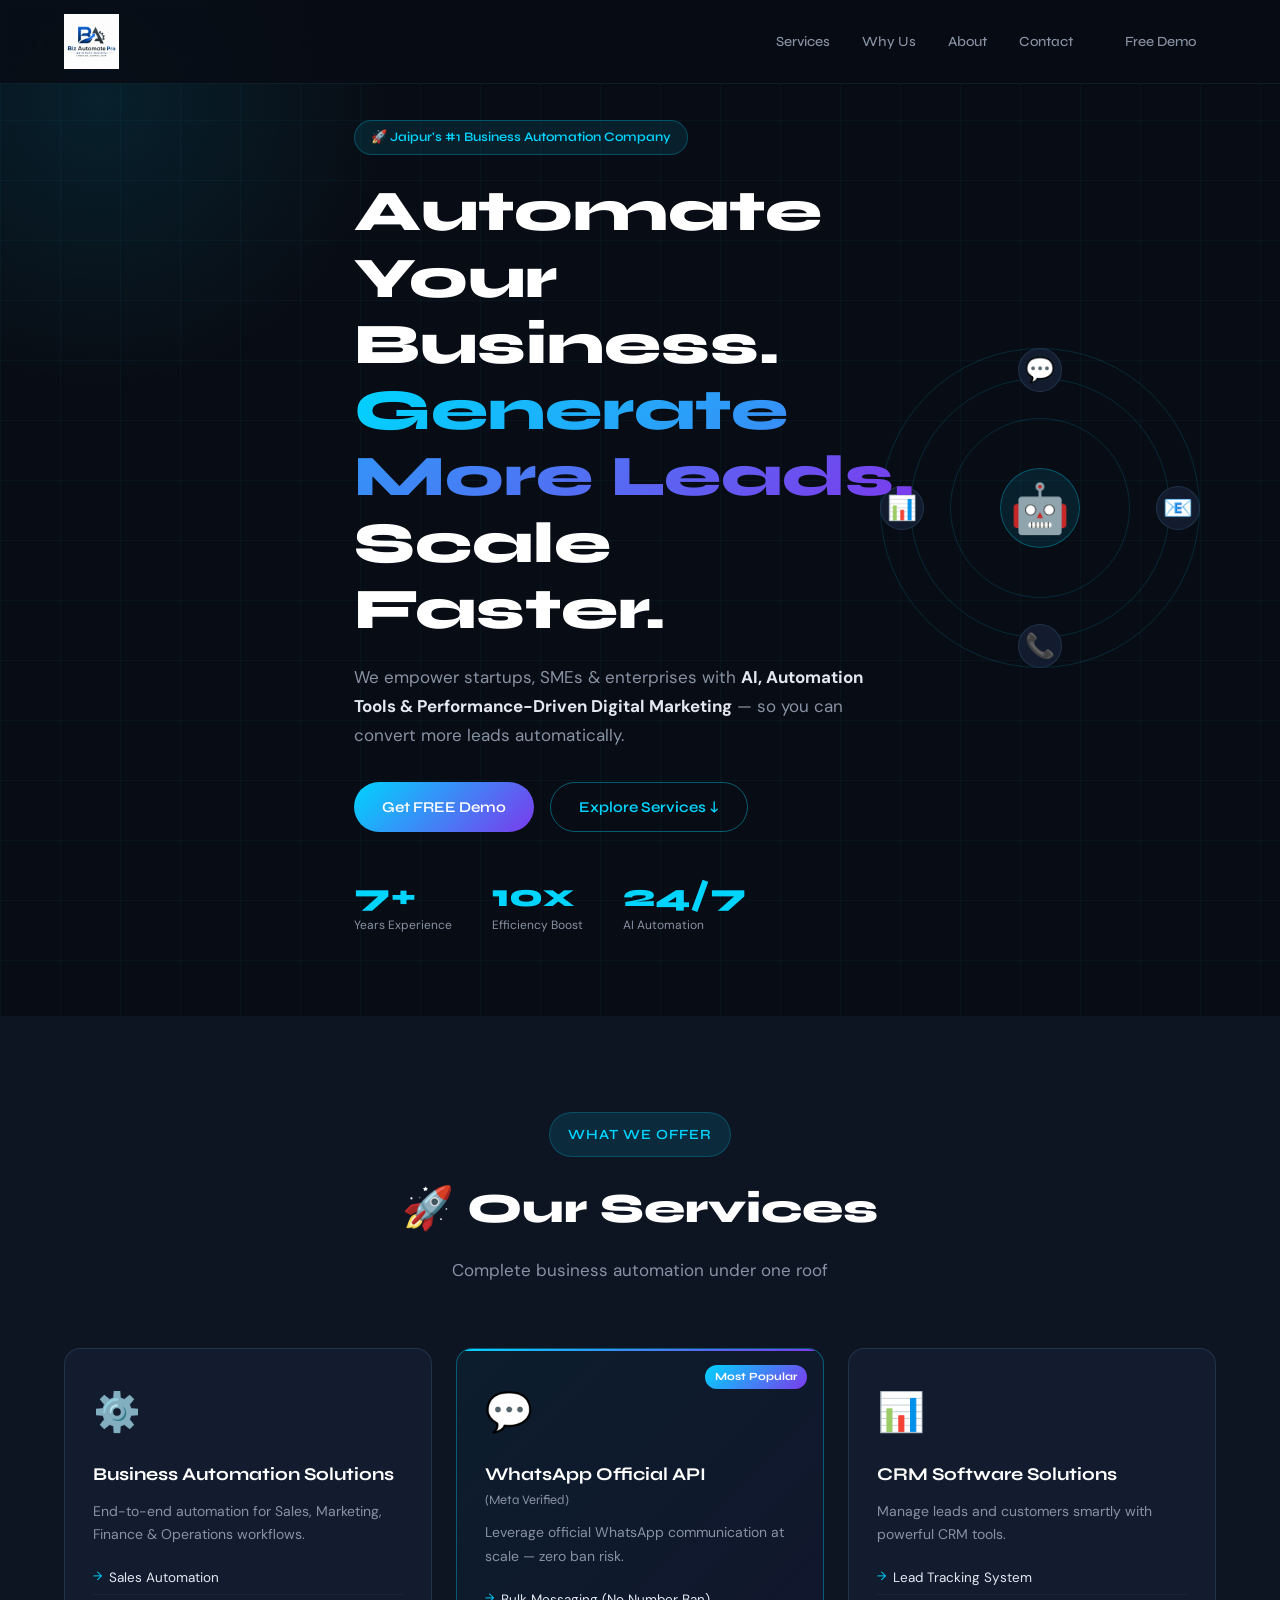
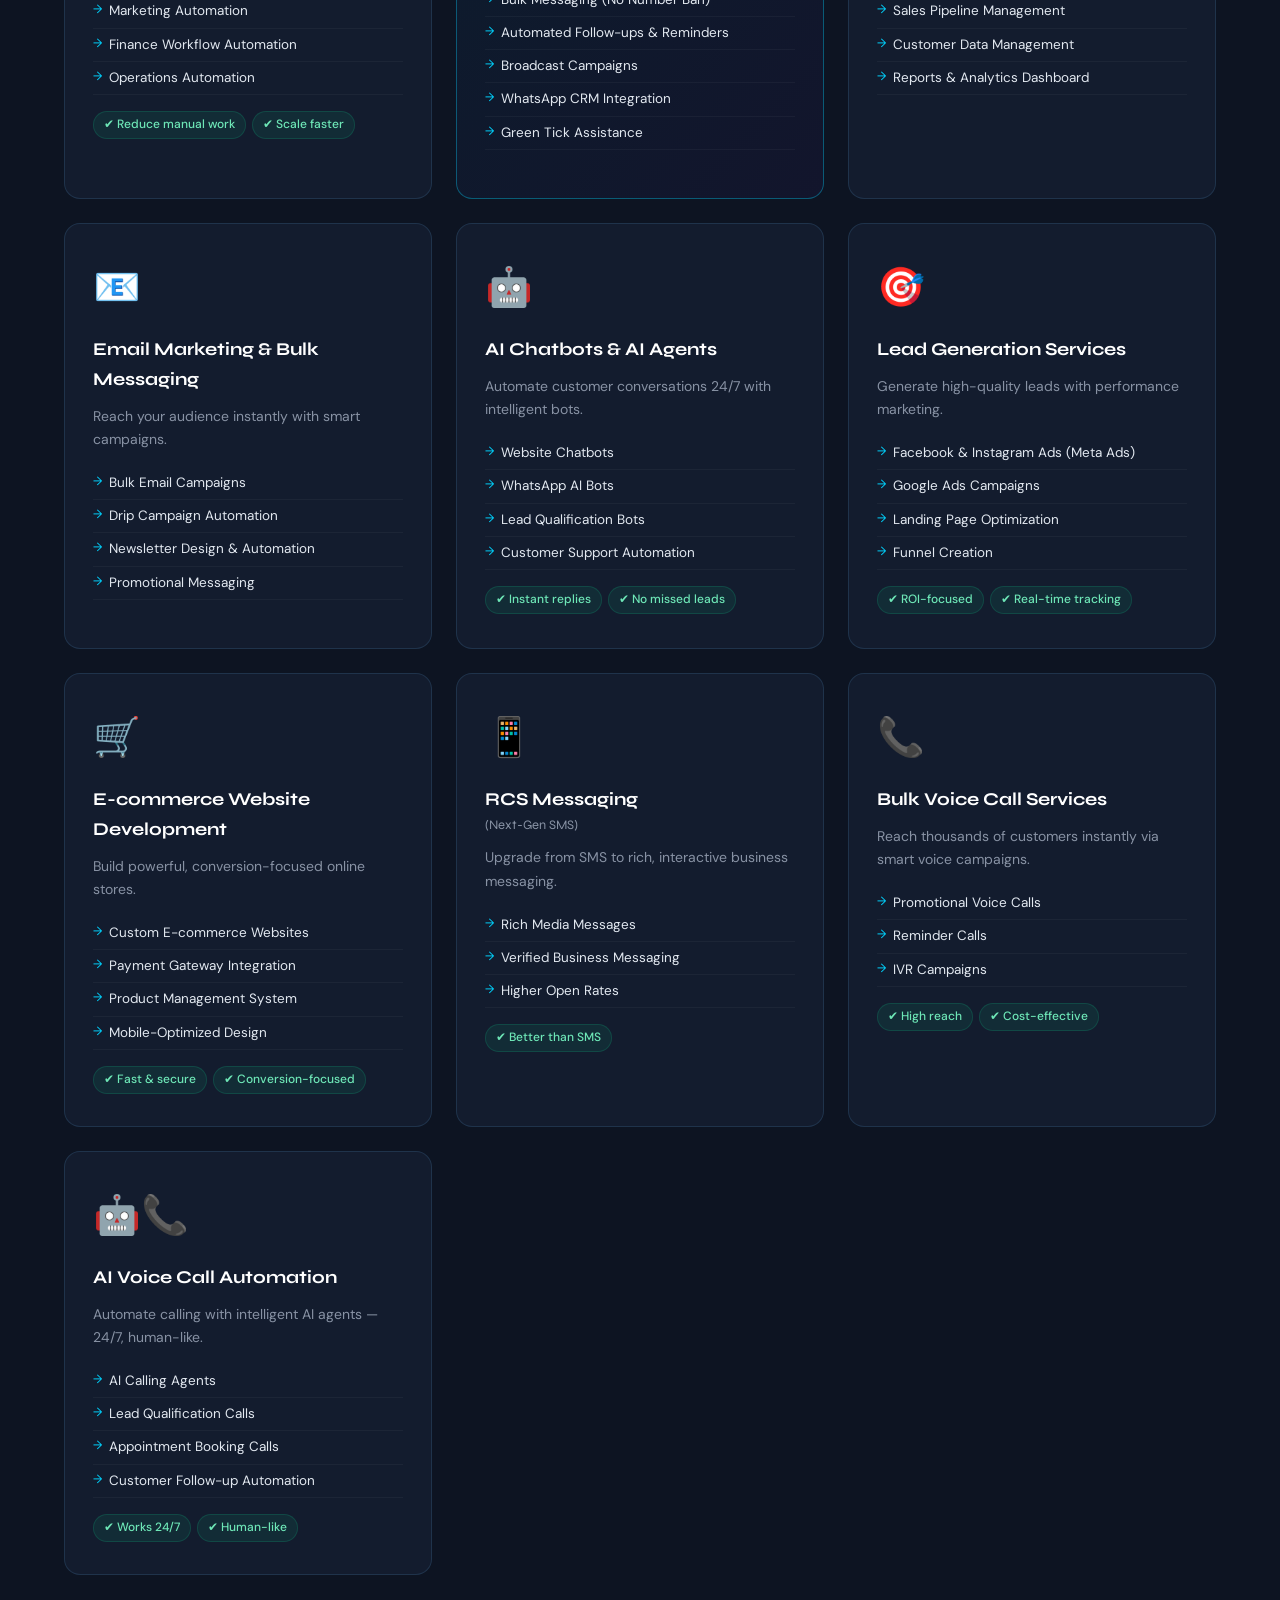
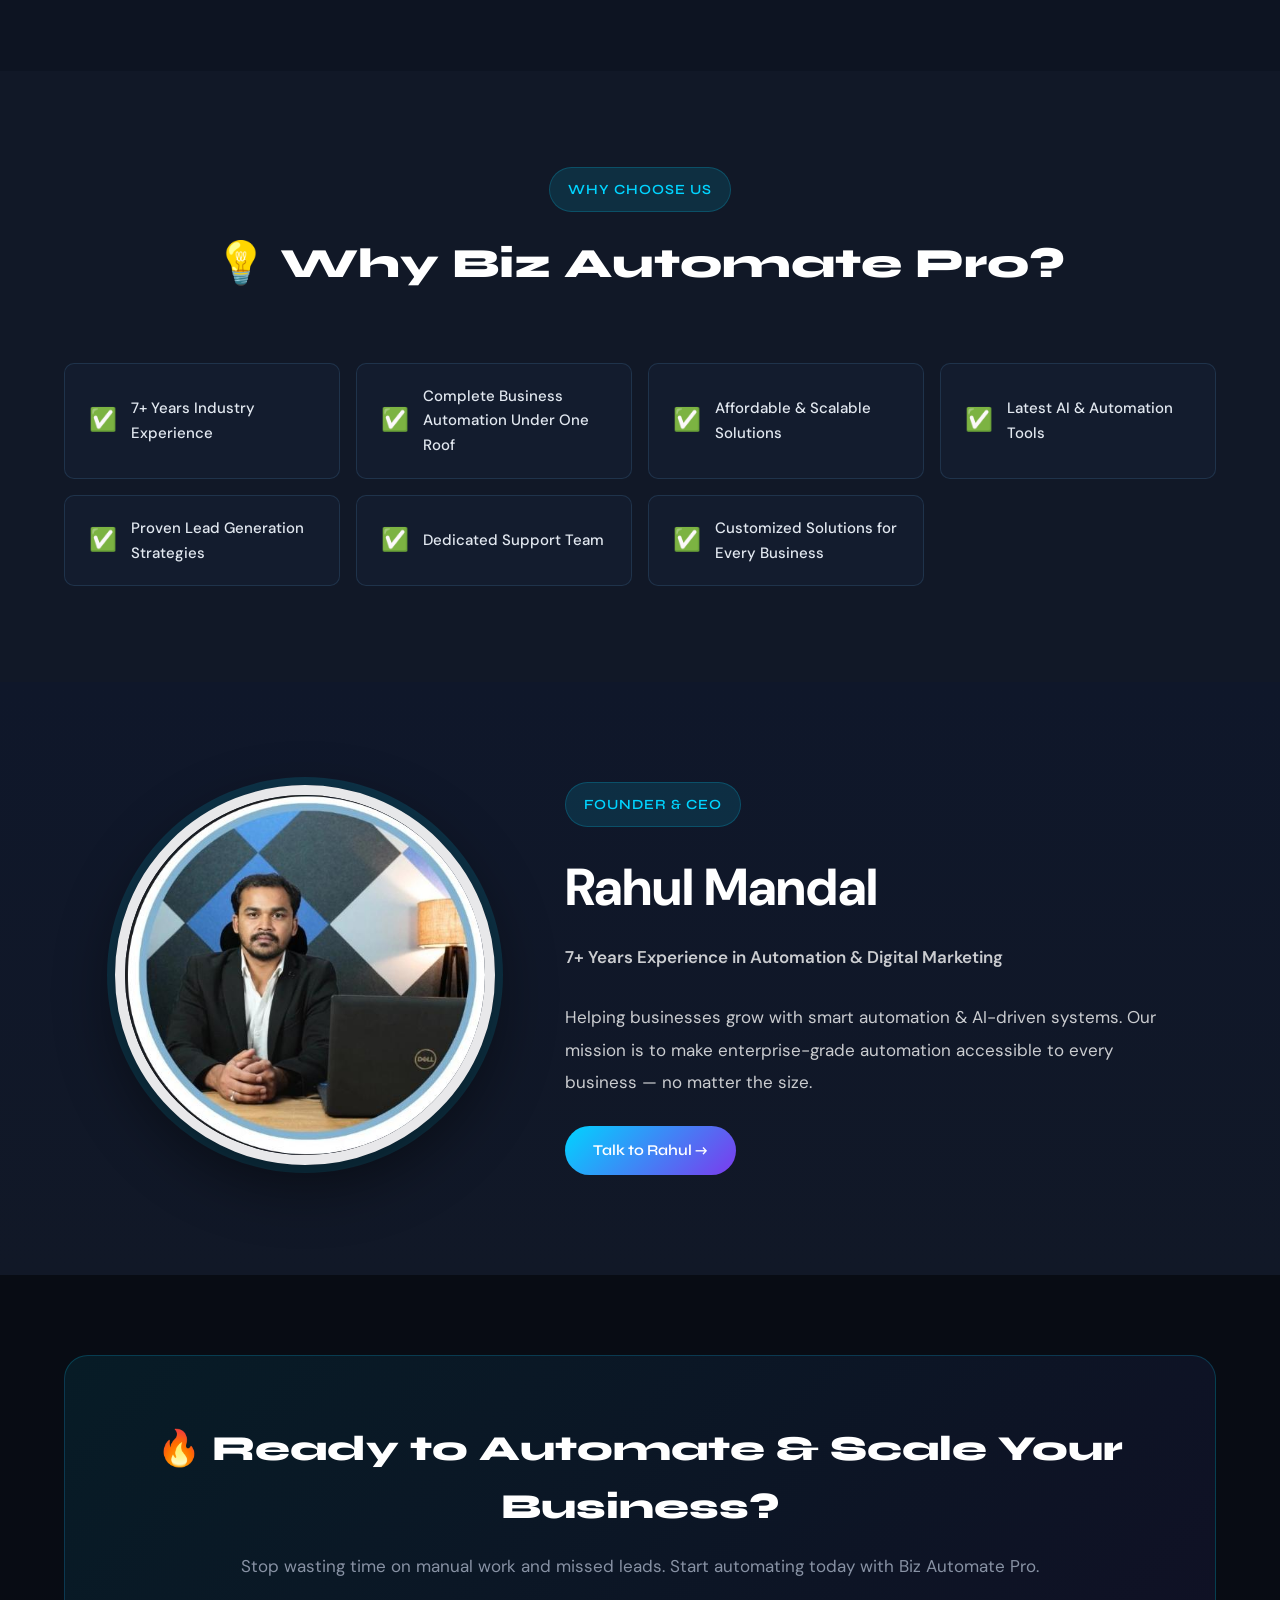
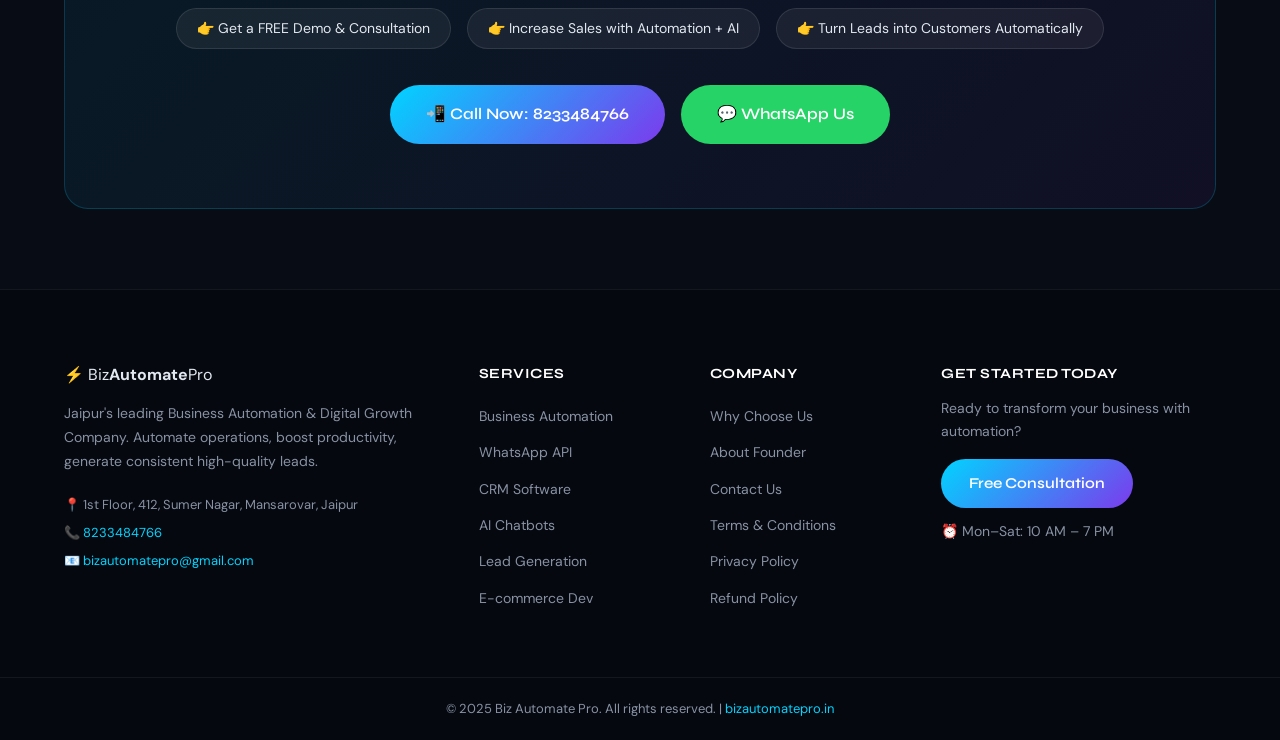
<file: index.html>
<!DOCTYPE html>
<html lang="en">
<head>
  <meta charset="UTF-8" />
  <meta name="viewport" content="width=device-width, initial-scale=1.0" />
  <title>Biz Automate Pro – Business Automation & Lead Generation | Jaipur</title>
  <meta name="description" content="Biz Automate Pro – Jaipur's leading Business Automation, WhatsApp API, CRM, AI Chatbot & Lead Generation company. Automate. Scale. Grow." />
  <link rel="stylesheet" href="css/style.css" />
  <link rel="preconnect" href="https://fonts.googleapis.com" />
  <link href="https://fonts.googleapis.com/css2?family=Syne:wght@400;600;700;800&family=DM+Sans:wght@300;400;500&display=swap" rel="stylesheet" />
</head>
<body>

<!-- ====== NAVBAR ====== -->
<nav class="navbar" id="navbar">
  <div class="container nav-container">
    <a href="index.html" class="logo">
  <img src="images/logo.jpeg" alt="Biz Automate Pro Logo" class="logo-img">
</a>
    <ul class="nav-links" id="navLinks">
      <li><a href="#services">Services</a></li>
      <li><a href="#why-us">Why Us</a></li>
      <li><a href="#founder">About</a></li>
      <li><a href="pages/contact.html">Contact</a></li>
      <li><a href="#cta" class="btn btn-sm">Free Demo</a></li>
    </ul>
    <button class="hamburger" id="hamburger" aria-label="Menu">
      <span></span><span></span><span></span>
    </button>
  </div>
</nav>

<!-- ====== HERO ====== -->
<section class="hero" id="hero">
  <div class="hero-bg-grid"></div>
  <div class="container hero-content">
    <div class="hero-badge">🚀 Jaipur's #1 Business Automation Company</div>
    <h1>Automate Your Business.<br/><span class="highlight">Generate More Leads.</span><br/>Scale Faster.</h1>
    <p class="hero-sub">We empower startups, SMEs & enterprises with <strong>AI, Automation Tools & Performance-Driven Digital Marketing</strong> — so you can convert more leads automatically.</p>
    <div class="hero-cta">
      <a href="pages/contact.html" class="btn btn-primary">Get FREE Demo</a>
      <a href="#services" class="btn btn-outline">Explore Services ↓</a>
    </div>
    <div class="hero-stats">
      <div class="stat"><span class="stat-num">7+</span><span class="stat-label">Years Experience</span></div>
      <div class="stat"><span class="stat-num">10x</span><span class="stat-label">Efficiency Boost</span></div>
      <div class="stat"><span class="stat-num">24/7</span><span class="stat-label">AI Automation</span></div>
    </div>
  </div>
  <div class="hero-visual">
    <div class="orbit-ring ring1"></div>
    <div class="orbit-ring ring2"></div>
    <div class="orbit-ring ring3"></div>
    <div class="orbit-center">🤖</div>
    <div class="orbit-dot dot1">💬</div>
    <div class="orbit-dot dot2">📧</div>
    <div class="orbit-dot dot3">📞</div>
    <div class="orbit-dot dot4">📊</div>
  </div>
</section>

<!-- ====== SERVICES ====== -->
<section class="services" id="services">
  <div class="container">
    <div class="section-header">
      <span class="section-tag">What We Offer</span>
      <h2>🚀 Our Services</h2>
      <p>Complete business automation under one roof</p>
    </div>
    <div class="services-grid">

      <div class="service-card">
        <div class="service-icon">⚙️</div>
        <h3>Business Automation Solutions</h3>
        <p>End-to-end automation for Sales, Marketing, Finance & Operations workflows.</p>
        <ul class="service-list">
          <li>Sales Automation</li>
          <li>Marketing Automation</li>
          <li>Finance Workflow Automation</li>
          <li>Operations Automation</li>
        </ul>
        <div class="service-badges">
          <span>✔ Reduce manual work</span>
          <span>✔ Scale faster</span>
        </div>
      </div>

      <div class="service-card featured">
        <div class="featured-label">Most Popular</div>
        <div class="service-icon">💬</div>
        <h3>WhatsApp Official API <small>(Meta Verified)</small></h3>
        <p>Leverage official WhatsApp communication at scale — zero ban risk.</p>
        <ul class="service-list">
          <li>Bulk Messaging (No Number Ban)</li>
          <li>Automated Follow-ups & Reminders</li>
          <li>Broadcast Campaigns</li>
          <li>WhatsApp CRM Integration</li>
          <li>Green Tick Assistance</li>
        </ul>
      </div>

      <div class="service-card">
        <div class="service-icon">📊</div>
        <h3>CRM Software Solutions</h3>
        <p>Manage leads and customers smartly with powerful CRM tools.</p>
        <ul class="service-list">
          <li>Lead Tracking System</li>
          <li>Sales Pipeline Management</li>
          <li>Customer Data Management</li>
          <li>Reports & Analytics Dashboard</li>
        </ul>
      </div>

      <div class="service-card">
        <div class="service-icon">📧</div>
        <h3>Email Marketing & Bulk Messaging</h3>
        <p>Reach your audience instantly with smart campaigns.</p>
        <ul class="service-list">
          <li>Bulk Email Campaigns</li>
          <li>Drip Campaign Automation</li>
          <li>Newsletter Design & Automation</li>
          <li>Promotional Messaging</li>
        </ul>
      </div>

      <div class="service-card">
        <div class="service-icon">🤖</div>
        <h3>AI Chatbots & AI Agents</h3>
        <p>Automate customer conversations 24/7 with intelligent bots.</p>
        <ul class="service-list">
          <li>Website Chatbots</li>
          <li>WhatsApp AI Bots</li>
          <li>Lead Qualification Bots</li>
          <li>Customer Support Automation</li>
        </ul>
        <div class="service-badges">
          <span>✔ Instant replies</span>
          <span>✔ No missed leads</span>
        </div>
      </div>

      <div class="service-card">
        <div class="service-icon">🎯</div>
        <h3>Lead Generation Services</h3>
        <p>Generate high-quality leads with performance marketing.</p>
        <ul class="service-list">
          <li>Facebook & Instagram Ads (Meta Ads)</li>
          <li>Google Ads Campaigns</li>
          <li>Landing Page Optimization</li>
          <li>Funnel Creation</li>
        </ul>
        <div class="service-badges">
          <span>✔ ROI-focused</span>
          <span>✔ Real-time tracking</span>
        </div>
      </div>

      <div class="service-card">
        <div class="service-icon">🛒</div>
        <h3>E-commerce Website Development</h3>
        <p>Build powerful, conversion-focused online stores.</p>
        <ul class="service-list">
          <li>Custom E-commerce Websites</li>
          <li>Payment Gateway Integration</li>
          <li>Product Management System</li>
          <li>Mobile-Optimized Design</li>
        </ul>
        <div class="service-badges">
          <span>✔ Fast & secure</span>
          <span>✔ Conversion-focused</span>
        </div>
      </div>

      <div class="service-card">
        <div class="service-icon">📱</div>
        <h3>RCS Messaging <small>(Next-Gen SMS)</small></h3>
        <p>Upgrade from SMS to rich, interactive business messaging.</p>
        <ul class="service-list">
          <li>Rich Media Messages</li>
          <li>Verified Business Messaging</li>
          <li>Higher Open Rates</li>
        </ul>
        <div class="service-badges">
          <span>✔ Better than SMS</span>
        </div>
      </div>

      <div class="service-card">
        <div class="service-icon">📞</div>
        <h3>Bulk Voice Call Services</h3>
        <p>Reach thousands of customers instantly via smart voice campaigns.</p>
        <ul class="service-list">
          <li>Promotional Voice Calls</li>
          <li>Reminder Calls</li>
          <li>IVR Campaigns</li>
        </ul>
        <div class="service-badges">
          <span>✔ High reach</span>
          <span>✔ Cost-effective</span>
        </div>
      </div>

      <div class="service-card">
        <div class="service-icon">🤖📞</div>
        <h3>AI Voice Call Automation</h3>
        <p>Automate calling with intelligent AI agents — 24/7, human-like.</p>
        <ul class="service-list">
          <li>AI Calling Agents</li>
          <li>Lead Qualification Calls</li>
          <li>Appointment Booking Calls</li>
          <li>Customer Follow-up Automation</li>
        </ul>
        <div class="service-badges">
          <span>✔ Works 24/7</span>
          <span>✔ Human-like</span>
        </div>
      </div>

    </div>
  </div>
</section>

<!-- ====== WHY US ====== -->
<section class="why-us" id="why-us">
  <div class="container">
    <div class="section-header">
      <span class="section-tag">Why Choose Us</span>
      <h2>💡 Why Biz Automate Pro?</h2>
    </div>
    <div class="why-grid">
      <div class="why-card"><span>✅</span><p>7+ Years Industry Experience</p></div>
      <div class="why-card"><span>✅</span><p>Complete Business Automation Under One Roof</p></div>
      <div class="why-card"><span>✅</span><p>Affordable & Scalable Solutions</p></div>
      <div class="why-card"><span>✅</span><p>Latest AI & Automation Tools</p></div>
      <div class="why-card"><span>✅</span><p>Proven Lead Generation Strategies</p></div>
      <div class="why-card"><span>✅</span><p>Dedicated Support Team</p></div>
      <div class="why-card"><span>✅</span><p>Customized Solutions for Every Business</p></div>
    </div>
  </div>
</section>

<!-- ====== FOUNDER ====== -->
<section class="founder" id="founder">
  <div class="container founder-inner">
    <div class="founder-avatar">
  <img src="images/founder.jpg" alt="Rahul Mandal" class="founder-img">
</div>
    <div class="founder-info">
      <span class="section-tag">Founder & CEO</span>
      <h2>Rahul Mandal</h2>
      <p class="founder-exp">7+ Years Experience in Automation & Digital Marketing</p>
      <p>Helping businesses grow with smart automation & AI-driven systems. Our mission is to make enterprise-grade automation accessible to every business — no matter the size.</p>
      <a href="pages/contact.html" class="btn btn-primary">Talk to Rahul →</a>
    </div>
  </div>
</section>

<!-- ====== CTA ====== -->
<section class="cta-section" id="cta">
  <div class="container">
    <div class="cta-box">
      <h2>🔥 Ready to Automate & Scale Your Business?</h2>
      <p>Stop wasting time on manual work and missed leads. Start automating today with Biz Automate Pro.</p>
      <div class="cta-points">
        <span>👉 Get a FREE Demo & Consultation</span>
        <span>👉 Increase Sales with Automation + AI</span>
        <span>👉 Turn Leads into Customers Automatically</span>
      </div>
      <div class="cta-actions">
        <a href="tel:8233484766" class="btn btn-primary btn-lg">📲 Call Now: 8233484766</a>
        <a href="https://wa.me/918233484766" class="btn btn-whatsapp btn-lg" target="_blank">💬 WhatsApp Us</a>
      </div>
    </div>
  </div>
</section>

<!-- ====== FOOTER ====== -->
<footer class="footer">
  <div class="container footer-grid">
    <div class="footer-brand">
      <div class="logo">⚡ Biz<strong>Automate</strong>Pro</div>
      <p>Jaipur's leading Business Automation & Digital Growth Company. Automate operations, boost productivity, generate consistent high-quality leads.</p>
      <div class="footer-contact-info">
        <p>📍 1st Floor, 412, Sumer Nagar, Mansarovar, Jaipur</p>
        <p>📞 <a href="tel:8233484766">8233484766</a></p>
        <p>📧 <a href="mailto:bizautomatepro@gmail.com">bizautomatepro@gmail.com</a></p>
      </div>
    </div>
    <div class="footer-links">
      <h4>Services</h4>
      <ul>
        <li><a href="#services">Business Automation</a></li>
        <li><a href="#services">WhatsApp API</a></li>
        <li><a href="#services">CRM Software</a></li>
        <li><a href="#services">AI Chatbots</a></li>
        <li><a href="#services">Lead Generation</a></li>
        <li><a href="#services">E-commerce Dev</a></li>
      </ul>
    </div>
    <div class="footer-links">
      <h4>Company</h4>
      <ul>
        <li><a href="#why-us">Why Choose Us</a></li>
        <li><a href="#founder">About Founder</a></li>
        <li><a href="pages/contact.html">Contact Us</a></li>
        <li><a href="pages/terms.html">Terms & Conditions</a></li>
        <li><a href="pages/privacy.html">Privacy Policy</a></li>
        <li><a href="pages/refund.html">Refund Policy</a></li>
      </ul>
    </div>
    <div class="footer-cta-col">
      <h4>Get Started Today</h4>
      <p>Ready to transform your business with automation?</p>
      <a href="pages/contact.html" class="btn btn-primary">Free Consultation</a>
      <p class="biz-hours">⏰ Mon–Sat: 10 AM – 7 PM</p>
    </div>
  </div>
  <div class="footer-bottom">
    <p>© 2025 Biz Automate Pro. All rights reserved. | <a href="https://bizautomatepro.in">bizautomatepro.in</a></p>
  </div>
</footer>

<script src="js/main.js"></script>
</body>
</html>
<!-- Primary SEO -->
<meta charset="UTF-8">
<meta name="viewport" content="width=device-width, initial-scale=1.0">
<title>Biz Automate Pro – Business Automation, WhatsApp API, CRM & Lead Generation | Jaipur</title>
<meta name="description" content="Jaipur ki #1 Business Automation company. WhatsApp Official API, CRM Software, AI Chatbots, Lead Generation & Digital Marketing. Free demo – Call 8233484766.">
<meta name="keywords" content="business automation jaipur, whatsapp api jaipur, crm software jaipur, ai chatbot jaipur, lead generation jaipur, digital marketing jaipur">
<meta name="author" content="Rahul Mandal – Biz Automate Pro">
<meta name="robots" content="index, follow">
<link rel="canonical" href="https://bizautomatepro.in/">

<!-- Open Graph (WhatsApp / Facebook preview) -->
<meta property="og:type" content="website">
<meta property="og:url" content="https://bizautomatepro.in/">
<meta property="og:title" content="Biz Automate Pro – Business Automation & Lead Generation | Jaipur">
<meta property="og:description" content="Jaipur ki #1 Business Automation company. WhatsApp API, CRM, AI Chatbots, Lead Generation & Digital Marketing. Free demo available!">
<meta property="og:image" content="https://bizautomatepro.in/images/logo.jpeg">
<meta property="og:locale" content="hi_IN">
<meta property="og:site_name" content="Biz Automate Pro">

<!-- Twitter Card -->
<meta name="twitter:card" content="summary_large_image">
<meta name="twitter:title" content="Biz Automate Pro – Business Automation & Lead Generation | Jaipur">
<meta name="twitter:description" content="Jaipur ki #1 Business Automation company. WhatsApp API, CRM, AI Chatbots & Lead Generation.">
<meta name="twitter:image" content="https://bizautomatepro.in/images/logo.jpeg">

<!-- Favicon -->
<link rel="icon" type="image/jpeg" href="/images/logo.jpeg">
<link rel="apple-touch-icon" href="/images/logo.jpeg">
<meta name="google-site-verification" content="h5MbYyYM-buo27QvJZyWMpxg-zycaZicsp7_qEMx4gg" />
</file>
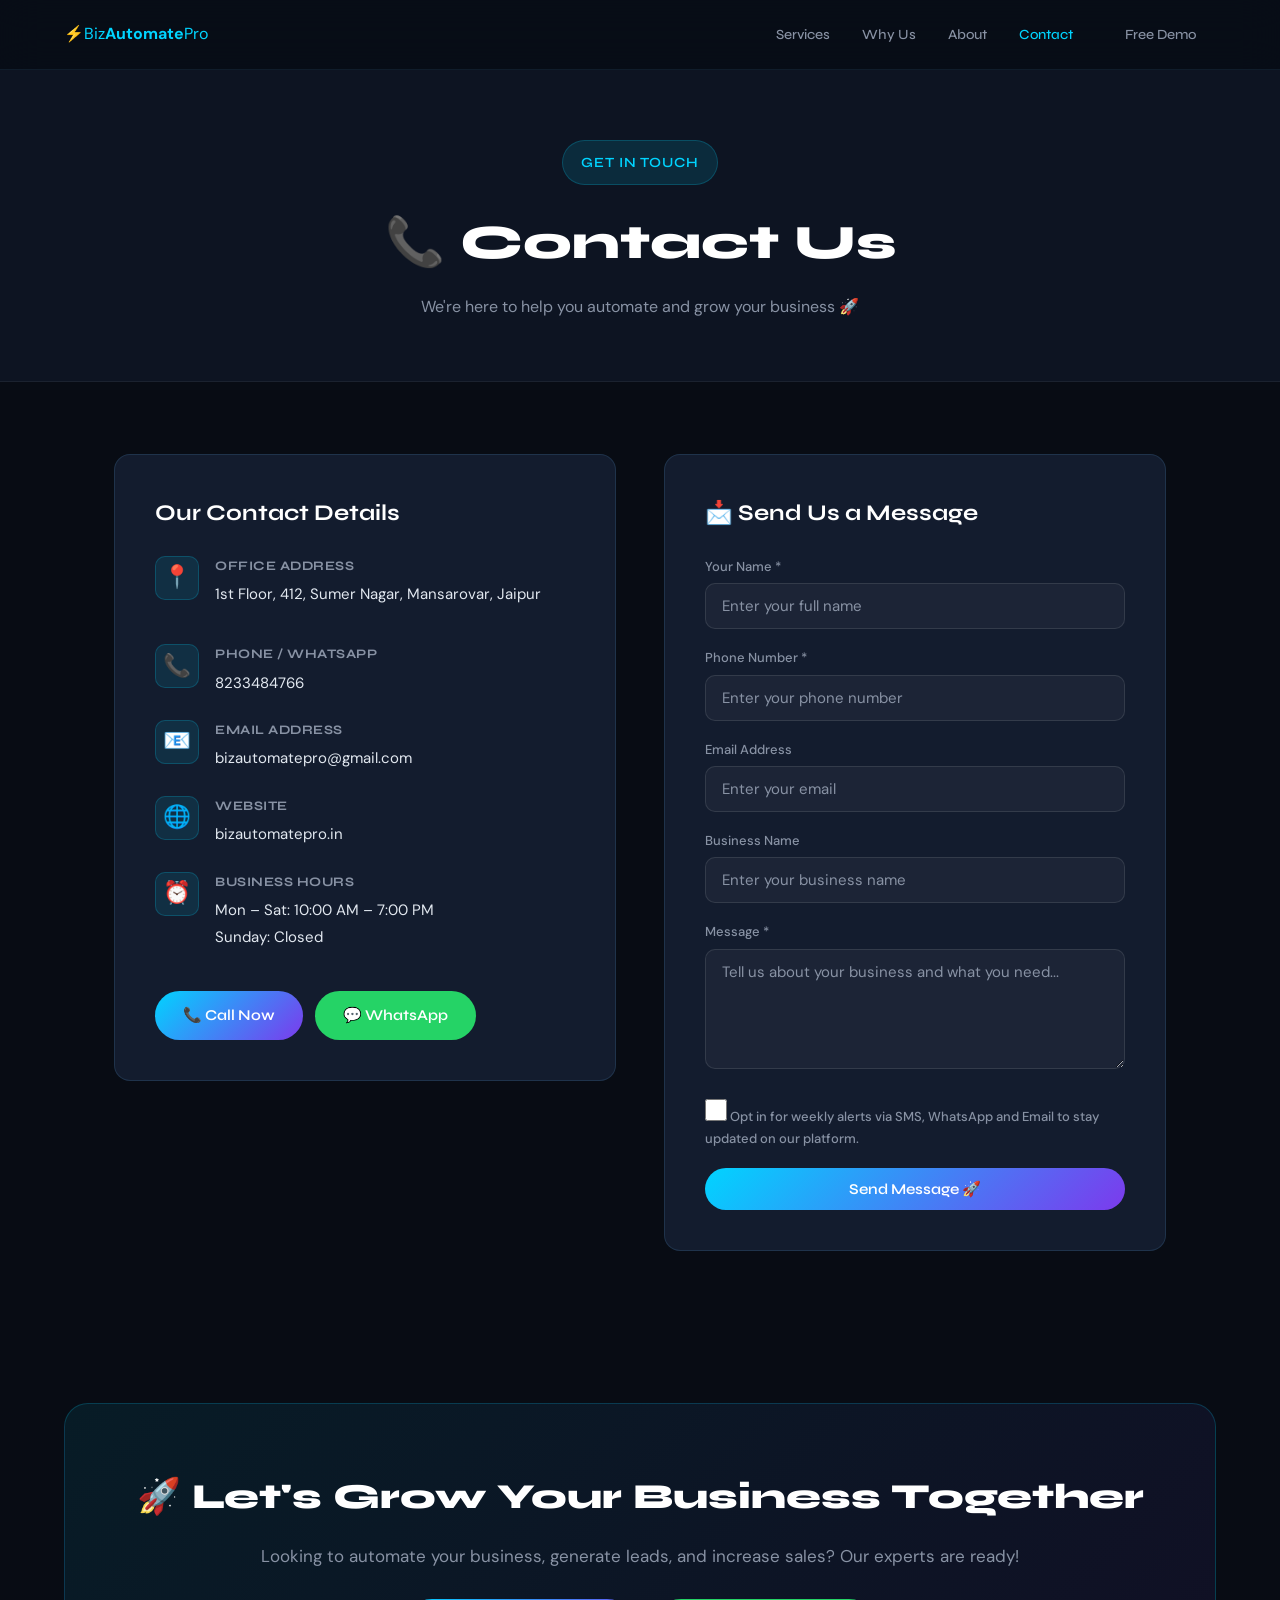
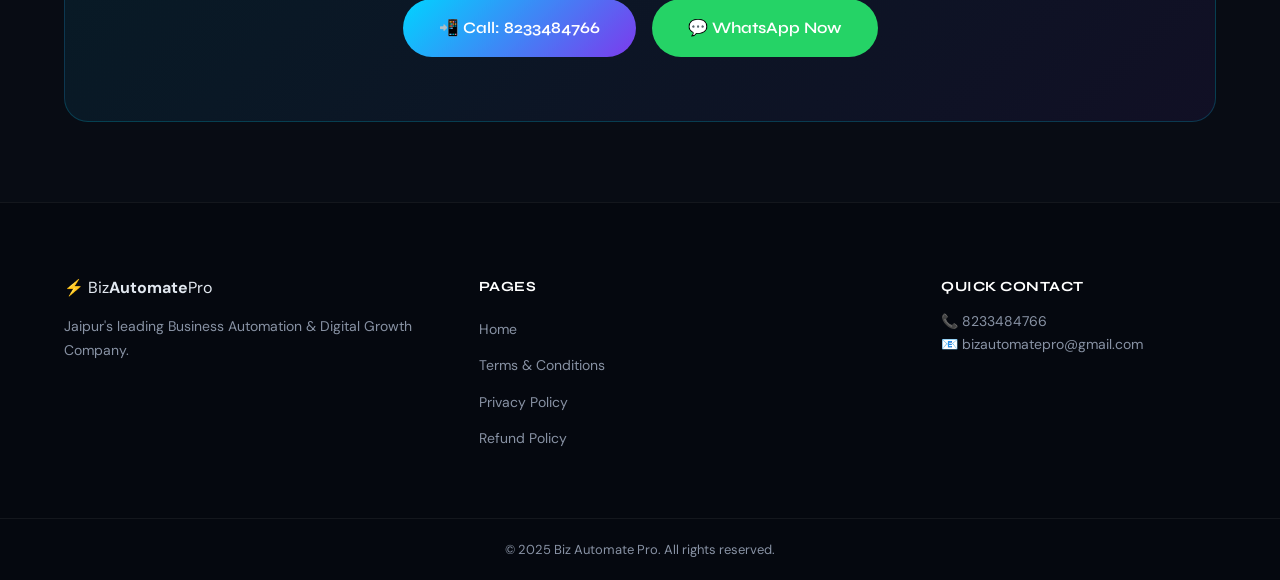
<file: pages/contact.html>
<!DOCTYPE html>
<html lang="en">
<head>
  <meta charset="UTF-8" />
  <meta name="viewport" content="width=device-width, initial-scale=1.0" />
  <title>Contact Us – Biz Automate Pro</title>
  <link rel="stylesheet" href="../css/style.css" />
  <link rel="preconnect" href="https://fonts.googleapis.com" />
  <link href="https://fonts.googleapis.com/css2?family=Syne:wght@400;600;700;800&family=DM+Sans:wght@300;400;500&display=swap" rel="stylesheet" />
</head>
<body>
<nav class="navbar" id="navbar">
  <div class="container nav-container">
    <a href="../index.html" class="logo"><span class="logo-icon">⚡</span><span>Biz<strong>Automate</strong>Pro</span></a>
    <ul class="nav-links" id="navLinks">
      <li><a href="../index.html#services">Services</a></li>
      <li><a href="../index.html#why-us">Why Us</a></li>
      <li><a href="../index.html#founder">About</a></li>
      <li><a href="contact.html" style="color:#00d4ff">Contact</a></li>
      <li><a href="contact.html" class="btn btn-sm">Free Demo</a></li>
    </ul>
    <button class="hamburger" id="hamburger"><span></span><span></span><span></span></button>
  </div>
</nav>

<section class="page-hero">
  <div class="container">
    <div class="section-tag">Get in Touch</div>
    <h1>📞 Contact Us</h1>
    <p>We're here to help you automate and grow your business 🚀</p>
  </div>
</section>

<section class="page-content">
  <div class="container" style="max-width:1100px">
    <div class="contact-grid">
      <div class="contact-info-card">
        <h3>Our Contact Details</h3>
        <div class="contact-item">
          <div class="contact-icon">📍</div>
          <div>
            <h4>Office Address</h4>
            <p>1st Floor, 412, Sumer Nagar, Mansarovar, Jaipur</p>
          </div>
        </div>
        <div class="contact-item">
          <div class="contact-icon">📞</div>
          <div>
            <h4>Phone / WhatsApp</h4>
            <a href="tel:8233484766">8233484766</a>
          </div>
        </div>
        <div class="contact-item">
          <div class="contact-icon">📧</div>
          <div>
            <h4>Email Address</h4>
            <a href="mailto:bizautomatepro@gmail.com">bizautomatepro@gmail.com</a>
          </div>
        </div>
        <div class="contact-item">
          <div class="contact-icon">🌐</div>
          <div>
            <h4>Website</h4>
            <a href="https://bizautomatepro.in" target="_blank">bizautomatepro.in</a>
          </div>
        </div>
        <div class="contact-item">
          <div class="contact-icon">⏰</div>
          <div>
            <h4>Business Hours</h4>
            <p>Mon – Sat: 10:00 AM – 7:00 PM<br/>Sunday: Closed</p>
          </div>
        </div>
        <div style="margin-top:28px; display:flex; gap:12px; flex-wrap:wrap;">
          <a href="tel:8233484766" class="btn btn-primary">📞 Call Now</a>
          <a href="https://wa.me/918233484766" class="btn btn-whatsapp" target="_blank">💬 WhatsApp</a>
        </div>
      </div>

      <div class="contact-form-card">
        <h3>📩 Send Us a Message</h3>
     <form id="contactForm">

  <div class="form-group">
    <label>Your Name *</label>
    <input type="text" name="name" placeholder="Enter your full name" required />
  </div>

  <div class="form-group">
    <label>Phone Number *</label>
    <input type="tel" name="phone" placeholder="Enter your phone number" required />
  </div>

  <div class="form-group">
    <label>Email Address</label>
    <input type="email" name="email" placeholder="Enter your email" />
  </div>

  <div class="form-group">
    <label>Business Name</label>
    <input type="text" name="business" placeholder="Enter your business name" />
  </div>

  <div class="form-group">
    <label>Message *</label>
    <textarea name="message" placeholder="Tell us about your business and what you need..." required></textarea>
  </div>
       <div class="form-group optin-group">
  <label class="optin-label">
    <input type="checkbox" name="optin" required />
    <span>
      Opt in for weekly alerts via SMS, WhatsApp and Email to stay updated on our platform.
    </span>
  </label>
</div>

  <button type="submit" class="btn btn-primary" style="width:100%;justify-content:center;">
    Send Message 🚀
  </button>

  <div class="form-success" id="formSuccess" style="display:none;">
    ✅ Thank you! We'll get back to you within 24 hours.
  </div>

</form>
      </div>
    </div>
  </div>
</section>

<section class="cta-section">
  <div class="container">
    <div class="cta-box">
      <h2>🚀 Let's Grow Your Business Together</h2>
      <p>Looking to automate your business, generate leads, and increase sales? Our experts are ready!</p>
      <div class="cta-actions">
        <a href="tel:8233484766" class="btn btn-primary btn-lg">📲 Call: 8233484766</a>
        <a href="https://wa.me/918233484766" class="btn btn-whatsapp btn-lg" target="_blank">💬 WhatsApp Now</a>
      </div>
    </div>
  </div>
</section>

<footer class="footer">
  <div class="container footer-grid">
    <div class="footer-brand">
      <div class="logo">⚡ Biz<strong>Automate</strong>Pro</div>
      <p>Jaipur's leading Business Automation & Digital Growth Company.</p>
    </div>
    <div class="footer-links">
      <h4>Pages</h4>
      <ul>
        <li><a href="../index.html">Home</a></li>
        <li><a href="terms.html">Terms & Conditions</a></li>
        <li><a href="privacy.html">Privacy Policy</a></li>
        <li><a href="refund.html">Refund Policy</a></li>
      </ul>
    </div>
    <div class="footer-links"><h4>&nbsp;</h4></div>
    <div class="footer-cta-col">
      <h4>Quick Contact</h4>
      <p>📞 8233484766<br/>📧 bizautomatepro@gmail.com</p>
    </div>
  </div>
  <div class="footer-bottom">
    <p>© 2025 Biz Automate Pro. All rights reserved.</p>
  </div>
</footer>
<script src="../js/main.js"></script>
</body>
</html>
</file>
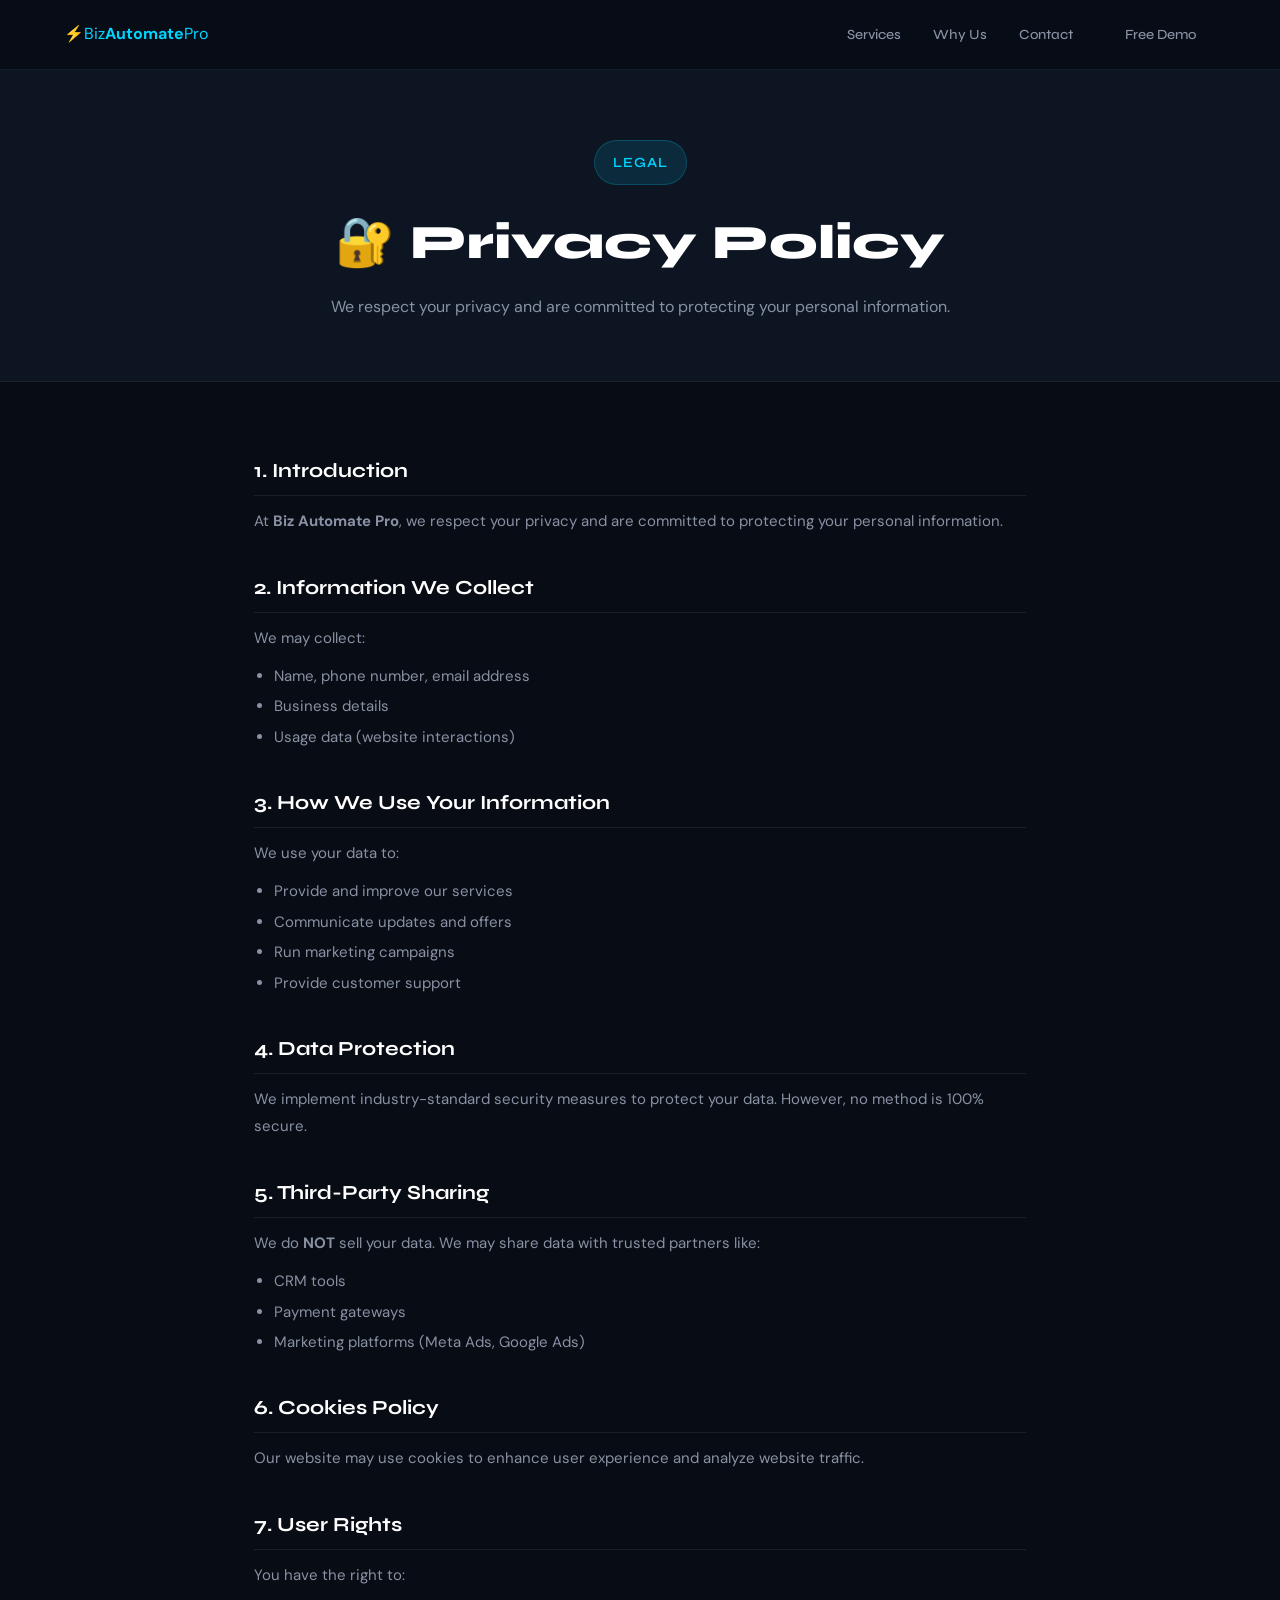
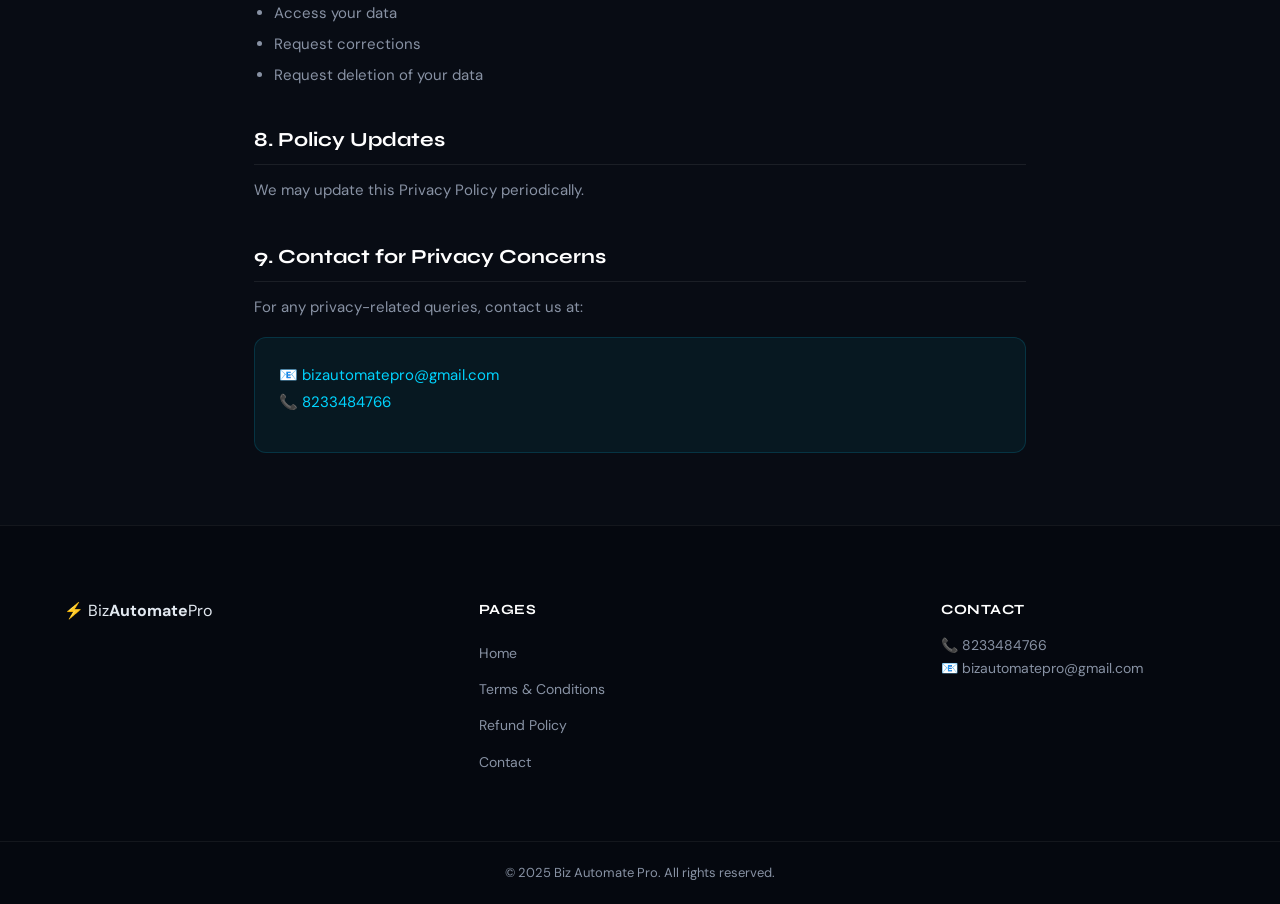
<file: pages/privacy.html>
<!DOCTYPE html>
<html lang="en">
<head>
  <meta charset="UTF-8" /><meta name="viewport" content="width=device-width, initial-scale=1.0" />
  <title>Privacy Policy – Biz Automate Pro</title>
  <link rel="stylesheet" href="../css/style.css" />
  <link href="https://fonts.googleapis.com/css2?family=Syne:wght@400;600;700;800&family=DM+Sans:wght@300;400;500&display=swap" rel="stylesheet" />
</head>
<body>
<nav class="navbar" id="navbar">
  <div class="container nav-container">
    <a href="../index.html" class="logo"><span class="logo-icon">⚡</span><span>Biz<strong>Automate</strong>Pro</span></a>
    <ul class="nav-links" id="navLinks">
      <li><a href="../index.html#services">Services</a></li>
      <li><a href="../index.html#why-us">Why Us</a></li>
      <li><a href="contact.html">Contact</a></li>
      <li><a href="contact.html" class="btn btn-sm">Free Demo</a></li>
    </ul>
    <button class="hamburger" id="hamburger"><span></span><span></span><span></span></button>
  </div>
</nav>

<section class="page-hero">
  <div class="container">
    <div class="section-tag">Legal</div>
    <h1>🔐 Privacy Policy</h1>
    <p>We respect your privacy and are committed to protecting your personal information.</p>
  </div>
</section>

<section class="page-content">
  <div class="container">
    <h2>1. Introduction</h2>
    <p>At <strong>Biz Automate Pro</strong>, we respect your privacy and are committed to protecting your personal information.</p>

    <h2>2. Information We Collect</h2>
    <p>We may collect:</p>
    <ul>
      <li>Name, phone number, email address</li>
      <li>Business details</li>
      <li>Usage data (website interactions)</li>
    </ul>

    <h2>3. How We Use Your Information</h2>
    <p>We use your data to:</p>
    <ul>
      <li>Provide and improve our services</li>
      <li>Communicate updates and offers</li>
      <li>Run marketing campaigns</li>
      <li>Provide customer support</li>
    </ul>

    <h2>4. Data Protection</h2>
    <p>We implement industry-standard security measures to protect your data. However, no method is 100% secure.</p>

    <h2>5. Third-Party Sharing</h2>
    <p>We do <strong>NOT</strong> sell your data. We may share data with trusted partners like:</p>
    <ul>
      <li>CRM tools</li>
      <li>Payment gateways</li>
      <li>Marketing platforms (Meta Ads, Google Ads)</li>
    </ul>

    <h2>6. Cookies Policy</h2>
    <p>Our website may use cookies to enhance user experience and analyze website traffic.</p>

    <h2>7. User Rights</h2>
    <p>You have the right to:</p>
    <ul>
      <li>Access your data</li>
      <li>Request corrections</li>
      <li>Request deletion of your data</li>
    </ul>

    <h2>8. Policy Updates</h2>
    <p>We may update this Privacy Policy periodically.</p>

    <h2>9. Contact for Privacy Concerns</h2>
    <p>For any privacy-related queries, contact us at:</p>
    <div style="margin-top:16px; padding:24px; background:rgba(0,212,255,0.06); border:1px solid rgba(0,212,255,0.15); border-radius:12px;">
      <p style="color:var(--text);">📧 <a href="mailto:bizautomatepro@gmail.com">bizautomatepro@gmail.com</a><br/>📞 <a href="tel:8233484766">8233484766</a></p>
    </div>
  </div>
</section>

<footer class="footer">
  <div class="container footer-grid">
    <div class="footer-brand"><div class="logo">⚡ Biz<strong>Automate</strong>Pro</div></div>
    <div class="footer-links"><h4>Pages</h4><ul>
      <li><a href="../index.html">Home</a></li>
      <li><a href="terms.html">Terms & Conditions</a></li>
      <li><a href="refund.html">Refund Policy</a></li>
      <li><a href="contact.html">Contact</a></li>
    </ul></div>
    <div class="footer-links"></div>
    <div class="footer-cta-col"><h4>Contact</h4><p>📞 8233484766<br/>📧 bizautomatepro@gmail.com</p></div>
  </div>
  <div class="footer-bottom"><p>© 2025 Biz Automate Pro. All rights reserved.</p></div>
</footer>
<script src="../js/main.js"></script>
</body>
</html>
</file>
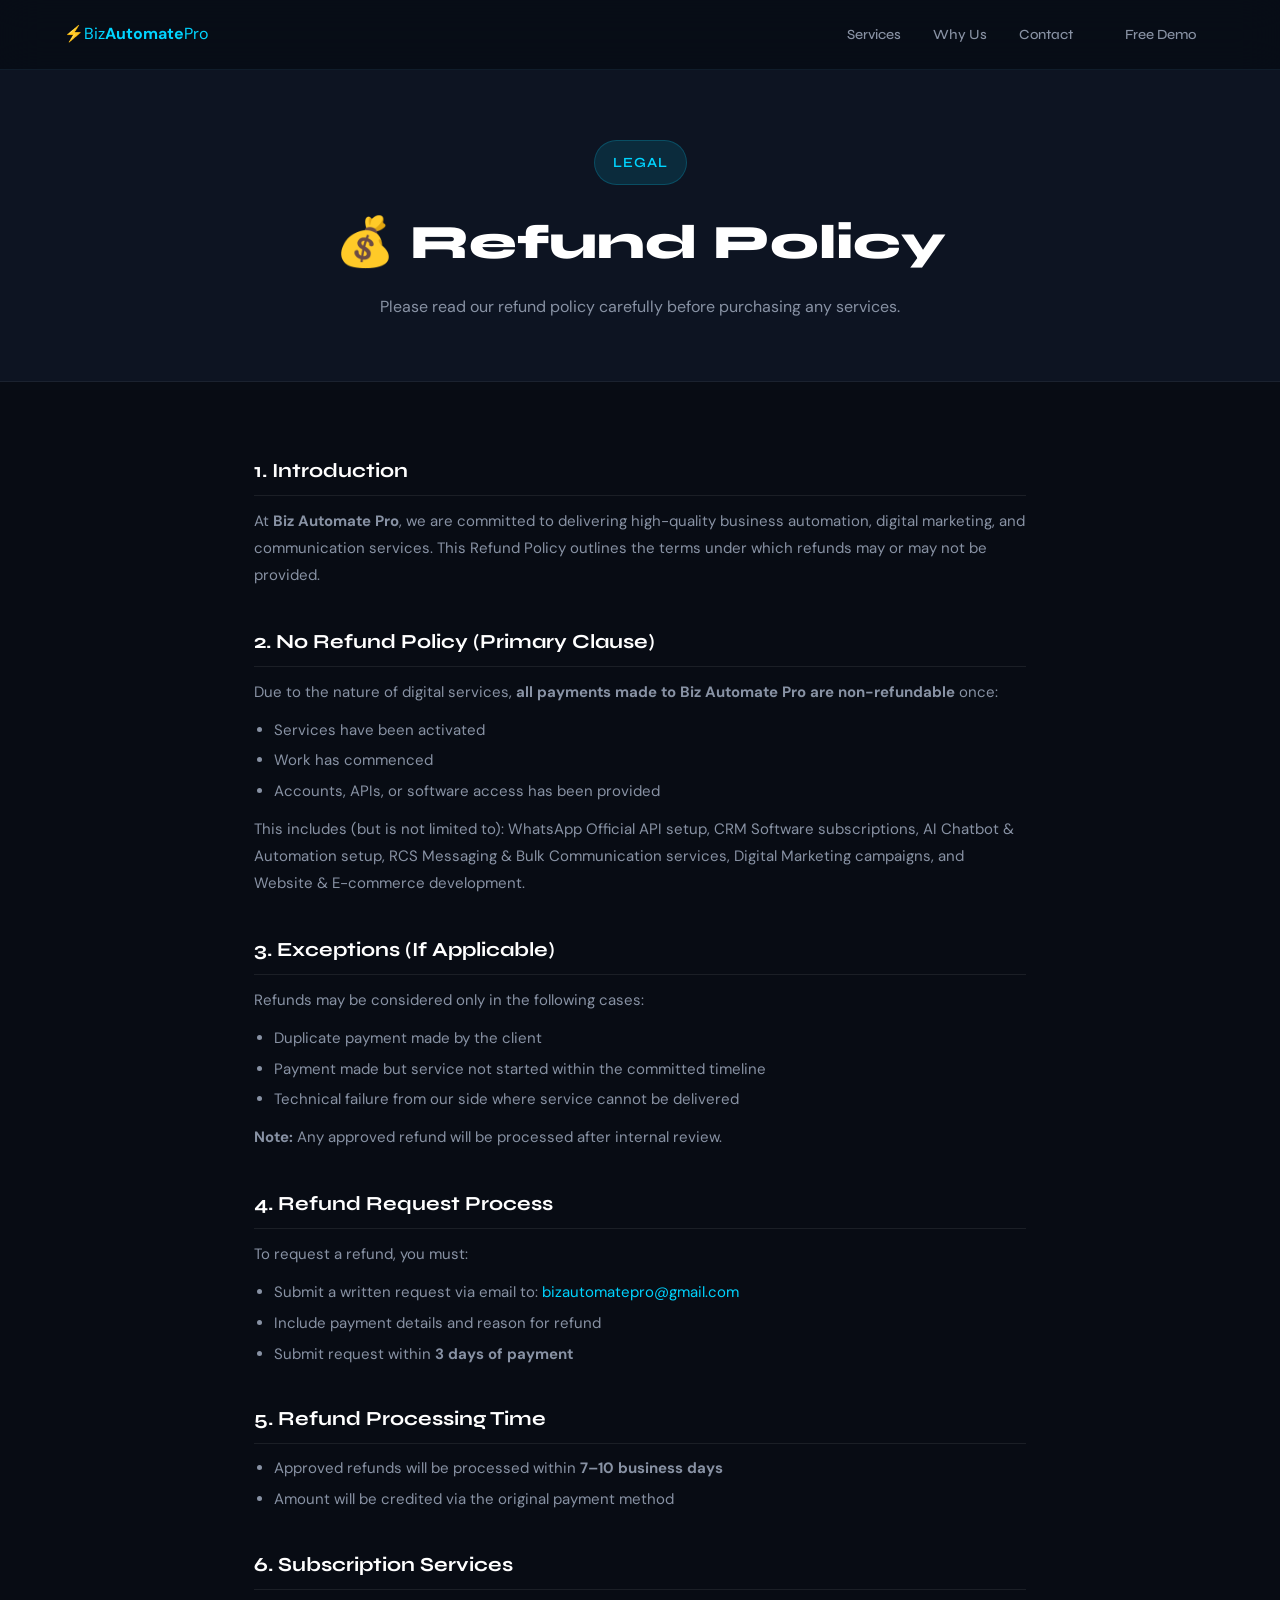
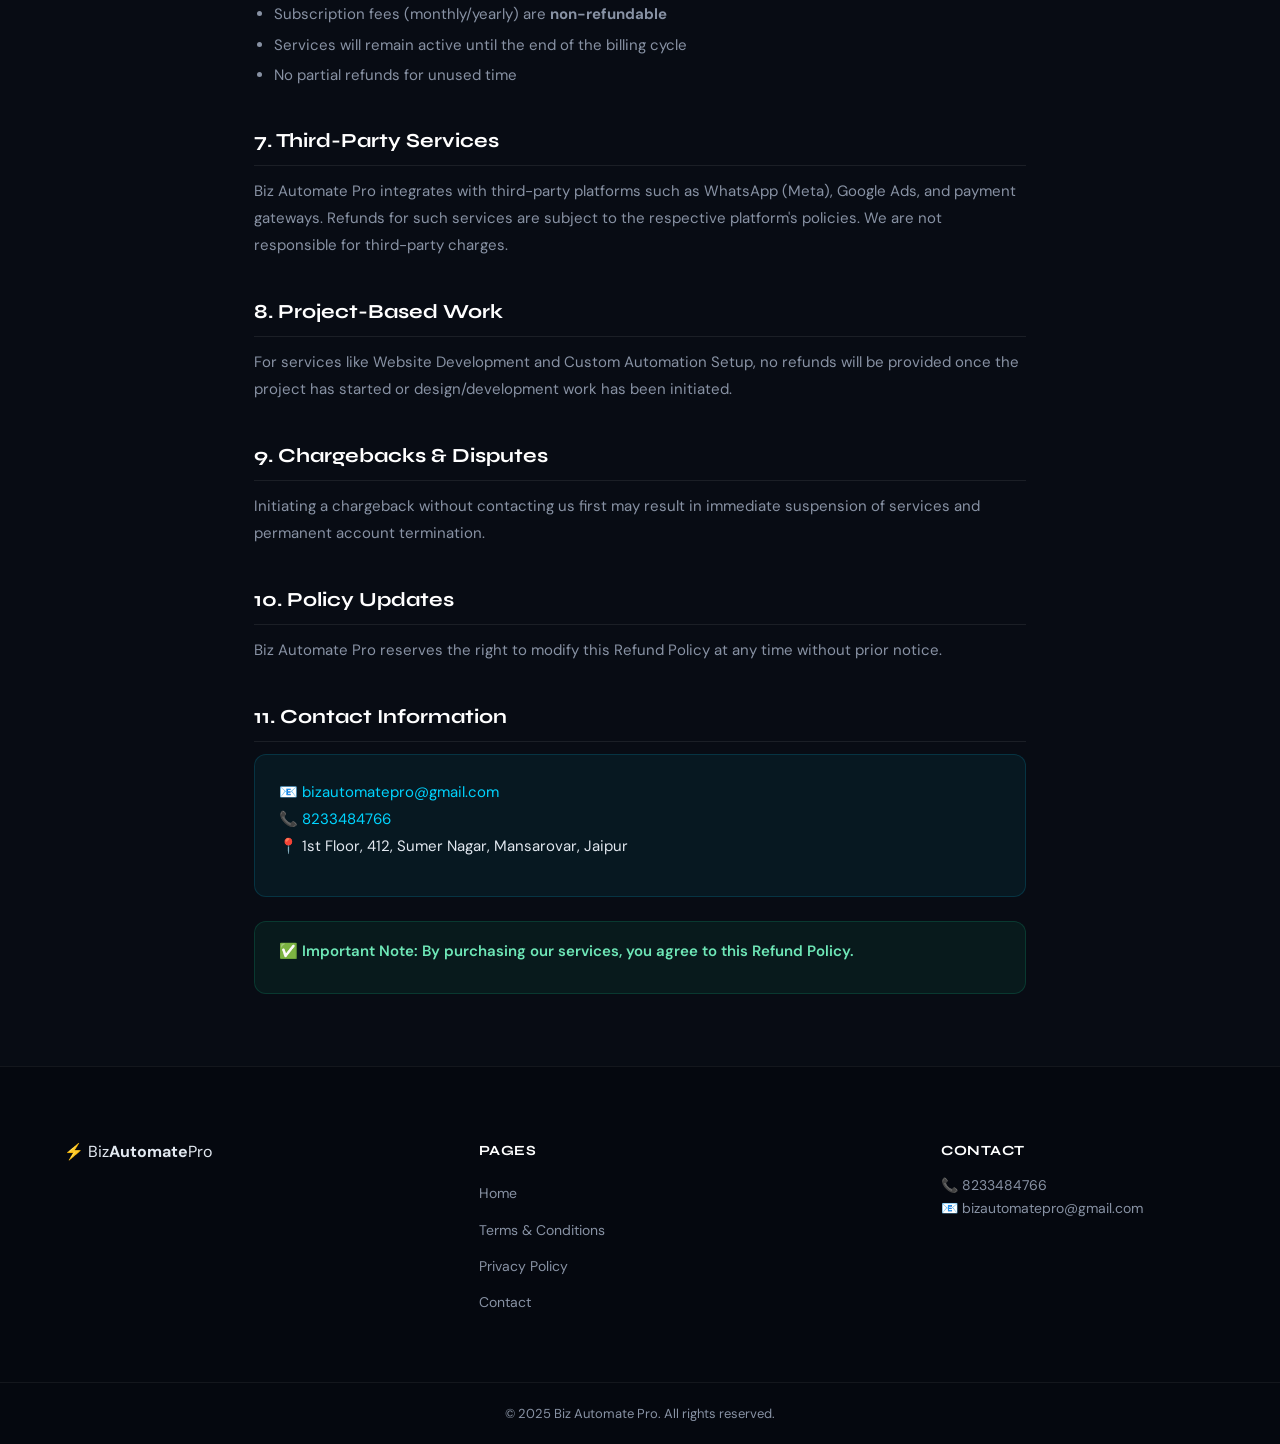
<file: pages/refund.html>
<!DOCTYPE html>
<html lang="en">
<head>
  <meta charset="UTF-8" /><meta name="viewport" content="width=device-width, initial-scale=1.0" />
  <title>Refund Policy – Biz Automate Pro</title>
  <link rel="stylesheet" href="../css/style.css" />
  <link href="https://fonts.googleapis.com/css2?family=Syne:wght@400;600;700;800&family=DM+Sans:wght@300;400;500&display=swap" rel="stylesheet" />
</head>
<body>
<nav class="navbar" id="navbar">
  <div class="container nav-container">
    <a href="../index.html" class="logo"><span class="logo-icon">⚡</span><span>Biz<strong>Automate</strong>Pro</span></a>
    <ul class="nav-links" id="navLinks">
      <li><a href="../index.html#services">Services</a></li>
      <li><a href="../index.html#why-us">Why Us</a></li>
      <li><a href="contact.html">Contact</a></li>
      <li><a href="contact.html" class="btn btn-sm">Free Demo</a></li>
    </ul>
    <button class="hamburger" id="hamburger"><span></span><span></span><span></span></button>
  </div>
</nav>

<section class="page-hero">
  <div class="container">
    <div class="section-tag">Legal</div>
    <h1>💰 Refund Policy</h1>
    <p>Please read our refund policy carefully before purchasing any services.</p>
  </div>
</section>

<section class="page-content">
  <div class="container">
    <h2>1. Introduction</h2>
    <p>At <strong>Biz Automate Pro</strong>, we are committed to delivering high-quality business automation, digital marketing, and communication services. This Refund Policy outlines the terms under which refunds may or may not be provided.</p>

    <h2>2. No Refund Policy (Primary Clause)</h2>
    <p>Due to the nature of digital services, <strong>all payments made to Biz Automate Pro are non-refundable</strong> once:</p>
    <ul>
      <li>Services have been activated</li>
      <li>Work has commenced</li>
      <li>Accounts, APIs, or software access has been provided</li>
    </ul>
    <p>This includes (but is not limited to): WhatsApp Official API setup, CRM Software subscriptions, AI Chatbot & Automation setup, RCS Messaging & Bulk Communication services, Digital Marketing campaigns, and Website & E-commerce development.</p>

    <h2>3. Exceptions (If Applicable)</h2>
    <p>Refunds may be considered only in the following cases:</p>
    <ul>
      <li>Duplicate payment made by the client</li>
      <li>Payment made but service not started within the committed timeline</li>
      <li>Technical failure from our side where service cannot be delivered</li>
    </ul>
    <p><strong>Note:</strong> Any approved refund will be processed after internal review.</p>

    <h2>4. Refund Request Process</h2>
    <p>To request a refund, you must:</p>
    <ul>
      <li>Submit a written request via email to: <a href="mailto:bizautomatepro@gmail.com">bizautomatepro@gmail.com</a></li>
      <li>Include payment details and reason for refund</li>
      <li>Submit request within <strong>3 days of payment</strong></li>
    </ul>

    <h2>5. Refund Processing Time</h2>
    <ul>
      <li>Approved refunds will be processed within <strong>7–10 business days</strong></li>
      <li>Amount will be credited via the original payment method</li>
    </ul>

    <h2>6. Subscription Services</h2>
    <ul>
      <li>Subscription fees (monthly/yearly) are <strong>non-refundable</strong></li>
      <li>Services will remain active until the end of the billing cycle</li>
      <li>No partial refunds for unused time</li>
    </ul>

    <h2>7. Third-Party Services</h2>
    <p>Biz Automate Pro integrates with third-party platforms such as WhatsApp (Meta), Google Ads, and payment gateways. Refunds for such services are subject to the respective platform's policies. We are not responsible for third-party charges.</p>

    <h2>8. Project-Based Work</h2>
    <p>For services like Website Development and Custom Automation Setup, no refunds will be provided once the project has started or design/development work has been initiated.</p>

    <h2>9. Chargebacks & Disputes</h2>
    <p>Initiating a chargeback without contacting us first may result in immediate suspension of services and permanent account termination.</p>

    <h2>10. Policy Updates</h2>
    <p>Biz Automate Pro reserves the right to modify this Refund Policy at any time without prior notice.</p>

    <h2>11. Contact Information</h2>
    <div style="padding:24px; background:rgba(0,212,255,0.06); border:1px solid rgba(0,212,255,0.15); border-radius:12px;">
      <p style="color:var(--text);">📧 <a href="mailto:bizautomatepro@gmail.com">bizautomatepro@gmail.com</a><br/>📞 <a href="tel:8233484766">8233484766</a><br/>📍 1st Floor, 412, Sumer Nagar, Mansarovar, Jaipur</p>
    </div>

    <div style="margin-top:24px; padding:16px 24px; background:rgba(16,185,129,0.08); border:1px solid rgba(16,185,129,0.2); border-radius:12px;">
      <p style="color:#6ee7b7; font-weight:600;">✅ Important Note: By purchasing our services, you agree to this Refund Policy.</p>
    </div>
  </div>
</section>

<footer class="footer">
  <div class="container footer-grid">
    <div class="footer-brand"><div class="logo">⚡ Biz<strong>Automate</strong>Pro</div></div>
    <div class="footer-links"><h4>Pages</h4><ul>
      <li><a href="../index.html">Home</a></li>
      <li><a href="terms.html">Terms & Conditions</a></li>
      <li><a href="privacy.html">Privacy Policy</a></li>
      <li><a href="contact.html">Contact</a></li>
    </ul></div>
    <div class="footer-links"></div>
    <div class="footer-cta-col"><h4>Contact</h4><p>📞 8233484766<br/>📧 bizautomatepro@gmail.com</p></div>
  </div>
  <div class="footer-bottom"><p>© 2025 Biz Automate Pro. All rights reserved.</p></div>
</footer>
<script src="../js/main.js"></script>
</body>
</html>
</file>
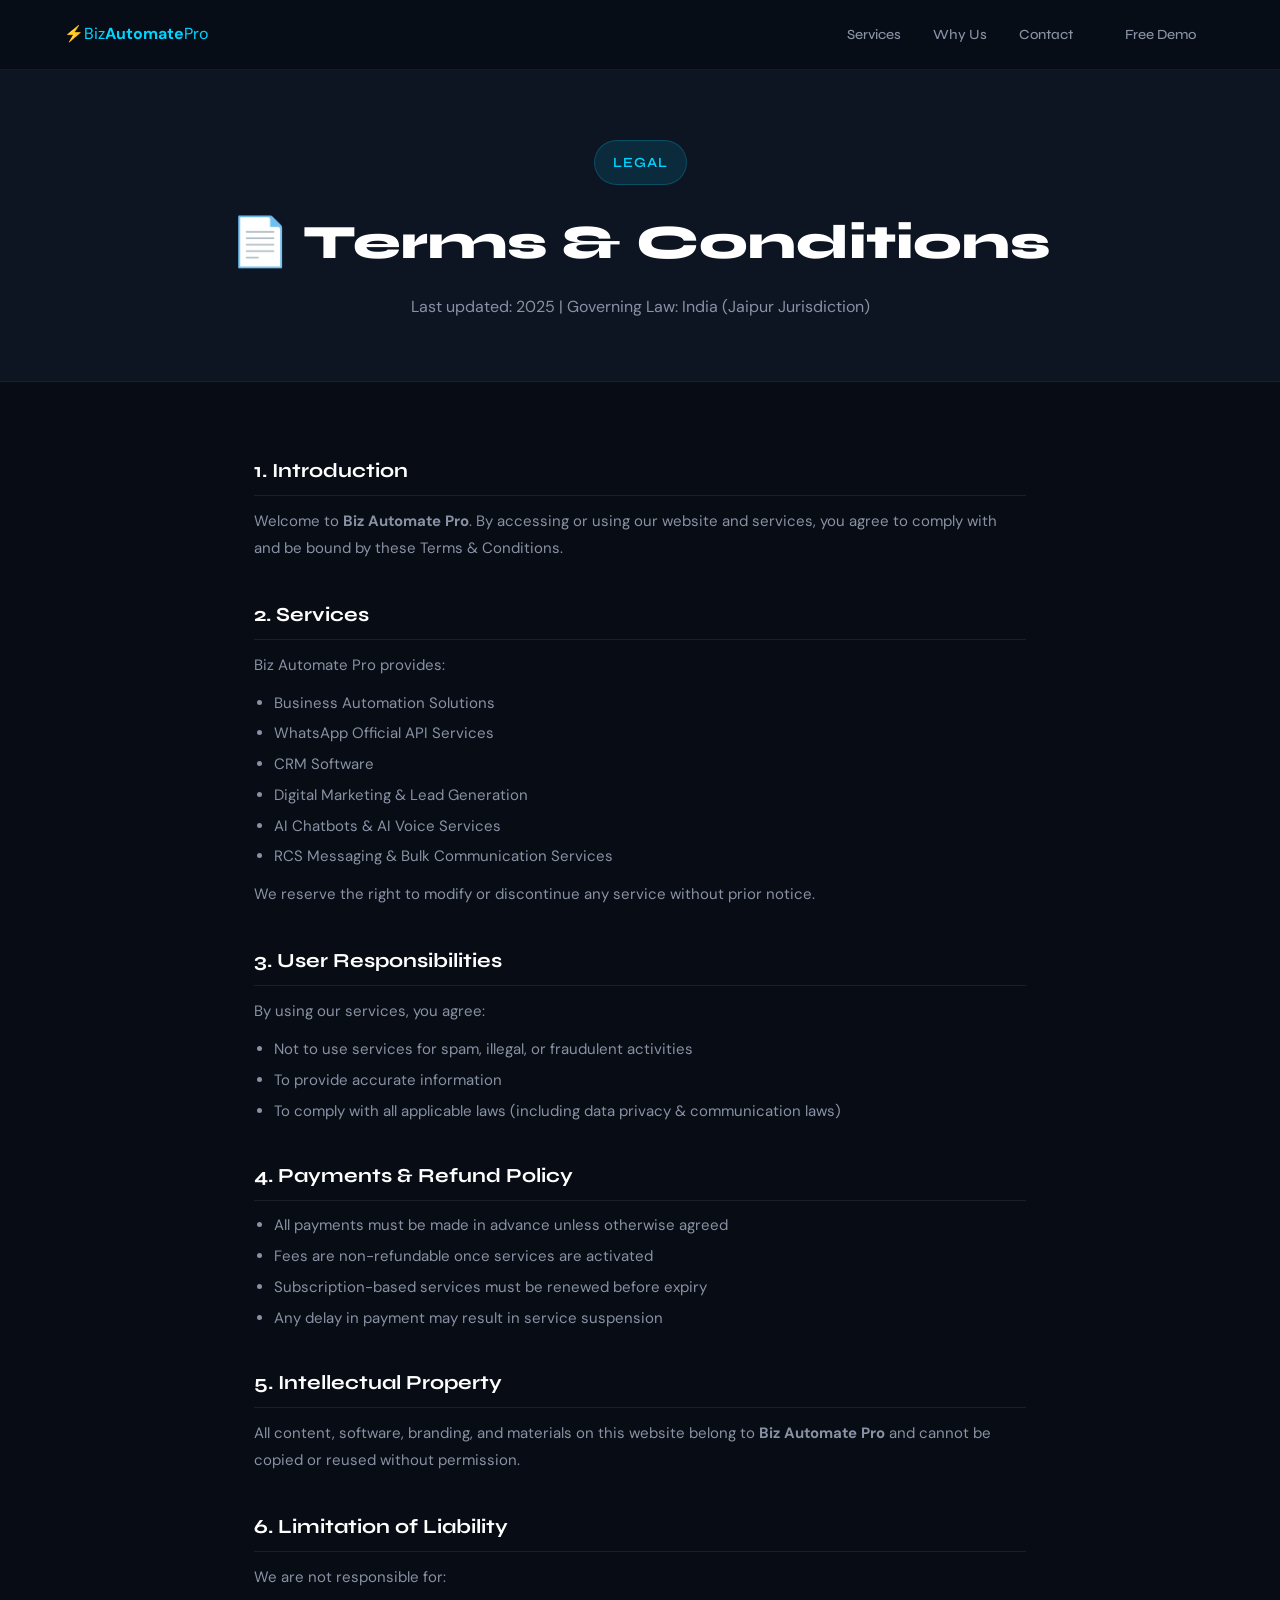
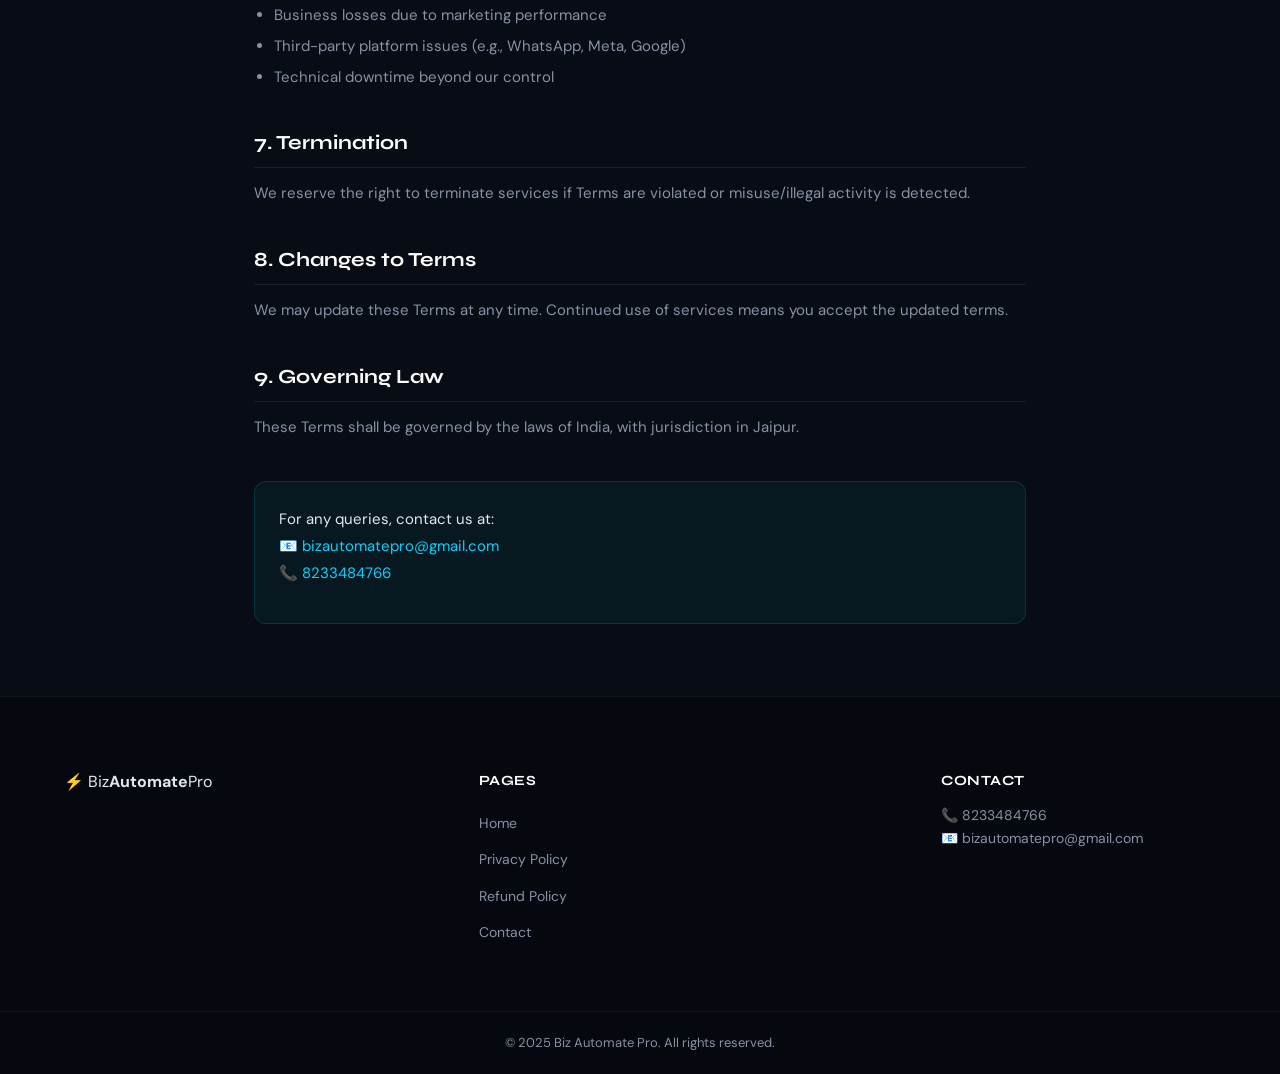
<file: pages/terms.html>
<!DOCTYPE html>
<html lang="en">
<head>
  <meta charset="UTF-8" /><meta name="viewport" content="width=device-width, initial-scale=1.0" />
  <title>Terms & Conditions – Biz Automate Pro</title>
  <link rel="stylesheet" href="../css/style.css" />
  <link href="https://fonts.googleapis.com/css2?family=Syne:wght@400;600;700;800&family=DM+Sans:wght@300;400;500&display=swap" rel="stylesheet" />
</head>
<body>
<nav class="navbar" id="navbar">
  <div class="container nav-container">
    <a href="../index.html" class="logo"><span class="logo-icon">⚡</span><span>Biz<strong>Automate</strong>Pro</span></a>
    <ul class="nav-links" id="navLinks">
      <li><a href="../index.html#services">Services</a></li>
      <li><a href="../index.html#why-us">Why Us</a></li>
      <li><a href="contact.html">Contact</a></li>
      <li><a href="contact.html" class="btn btn-sm">Free Demo</a></li>
    </ul>
    <button class="hamburger" id="hamburger"><span></span><span></span><span></span></button>
  </div>
</nav>

<section class="page-hero">
  <div class="container">
    <div class="section-tag">Legal</div>
    <h1>📄 Terms & Conditions</h1>
    <p>Last updated: 2025 | Governing Law: India (Jaipur Jurisdiction)</p>
  </div>
</section>

<section class="page-content">
  <div class="container">
    <h2>1. Introduction</h2>
    <p>Welcome to <strong>Biz Automate Pro</strong>. By accessing or using our website and services, you agree to comply with and be bound by these Terms & Conditions.</p>

    <h2>2. Services</h2>
    <p>Biz Automate Pro provides:</p>
    <ul>
      <li>Business Automation Solutions</li>
      <li>WhatsApp Official API Services</li>
      <li>CRM Software</li>
      <li>Digital Marketing & Lead Generation</li>
      <li>AI Chatbots & AI Voice Services</li>
      <li>RCS Messaging & Bulk Communication Services</li>
    </ul>
    <p>We reserve the right to modify or discontinue any service without prior notice.</p>

    <h2>3. User Responsibilities</h2>
    <p>By using our services, you agree:</p>
    <ul>
      <li>Not to use services for spam, illegal, or fraudulent activities</li>
      <li>To provide accurate information</li>
      <li>To comply with all applicable laws (including data privacy & communication laws)</li>
    </ul>

    <h2>4. Payments & Refund Policy</h2>
    <ul>
      <li>All payments must be made in advance unless otherwise agreed</li>
      <li>Fees are non-refundable once services are activated</li>
      <li>Subscription-based services must be renewed before expiry</li>
      <li>Any delay in payment may result in service suspension</li>
    </ul>

    <h2>5. Intellectual Property</h2>
    <p>All content, software, branding, and materials on this website belong to <strong>Biz Automate Pro</strong> and cannot be copied or reused without permission.</p>

    <h2>6. Limitation of Liability</h2>
    <p>We are not responsible for:</p>
    <ul>
      <li>Business losses due to marketing performance</li>
      <li>Third-party platform issues (e.g., WhatsApp, Meta, Google)</li>
      <li>Technical downtime beyond our control</li>
    </ul>

    <h2>7. Termination</h2>
    <p>We reserve the right to terminate services if Terms are violated or misuse/illegal activity is detected.</p>

    <h2>8. Changes to Terms</h2>
    <p>We may update these Terms at any time. Continued use of services means you accept the updated terms.</p>

    <h2>9. Governing Law</h2>
    <p>These Terms shall be governed by the laws of India, with jurisdiction in Jaipur.</p>

    <div style="margin-top:40px; padding:24px; background:rgba(0,212,255,0.06); border:1px solid rgba(0,212,255,0.15); border-radius:12px;">
      <p style="color:var(--text);">For any queries, contact us at:<br/>
        📧 <a href="mailto:bizautomatepro@gmail.com">bizautomatepro@gmail.com</a><br/>
        📞 <a href="tel:8233484766">8233484766</a>
      </p>
    </div>
  </div>
</section>

<footer class="footer">
  <div class="container footer-grid">
    <div class="footer-brand"><div class="logo">⚡ Biz<strong>Automate</strong>Pro</div></div>
    <div class="footer-links"><h4>Pages</h4><ul>
      <li><a href="../index.html">Home</a></li>
      <li><a href="privacy.html">Privacy Policy</a></li>
      <li><a href="refund.html">Refund Policy</a></li>
      <li><a href="contact.html">Contact</a></li>
    </ul></div>
    <div class="footer-links"></div>
    <div class="footer-cta-col"><h4>Contact</h4><p>📞 8233484766<br/>📧 bizautomatepro@gmail.com</p></div>
  </div>
  <div class="footer-bottom"><p>© 2025 Biz Automate Pro. All rights reserved.</p></div>
</footer>
<script src="../js/main.js"></script>
</body>
</html>
</file>
<file: css/style.css>
/* ===== BIZ AUTOMATE PRO - MAIN STYLESHEET ===== */
/* Aesthetic: Bold Tech-Dark with Electric Accents */

:root {
  --bg: #080c14;
  --bg2: #0d1422;
  --bg3: #111827;
  --card: #131c2e;
  --card-border: rgba(99,179,237,0.15);
  --accent: #00d4ff;
  --accent2: #7c3aed;
  --accent3: #10b981;
  --text: #e2e8f0;
  --text-muted: #8892a4;
  --white: #ffffff;
  --radius: 16px;
  --radius-sm: 10px;
  --shadow: 0 4px 32px rgba(0,212,255,0.08);
  --font-head: 'Syne', sans-serif;
  --font-body: 'DM Sans', sans-serif;
}

*, *::before, *::after { box-sizing: border-box; margin: 0; padding: 0; }

html { scroll-behavior: smooth; }

body {
  background: var(--bg);
  color: var(--text);
  font-family: var(--font-body);
  font-size: 16px;
  line-height: 1.65;
  overflow-x: hidden;
}

a { color: var(--accent); text-decoration: none; transition: color .2s; }
a:hover { color: #fff; }

.container { max-width: 1200px; margin: 0 auto; padding: 0 24px; }

/* ===== BUTTONS ===== */
.btn {
  display: inline-flex; align-items: center; gap: 6px;
  padding: 12px 28px;
  border-radius: 50px;
  font-family: var(--font-head);
  font-weight: 600;
  font-size: 15px;
  cursor: pointer;
  border: none;
  transition: all .25s;
  text-decoration: none;
}

.btn-sm { padding: 9px 20px; font-size: 13px; }
.btn-lg { padding: 16px 36px; font-size: 16px; }

.btn-primary {
  background: linear-gradient(135deg, #00d4ff, #7c3aed);
  color: #fff;
}
.btn-primary:hover { transform: translateY(-2px); box-shadow: 0 8px 24px rgba(0,212,255,0.35); color: #fff; }

.btn-outline {
  background: transparent;
  border: 1.5px solid rgba(0,212,255,0.4);
  color: var(--accent);
}
.btn-outline:hover { background: rgba(0,212,255,0.08); border-color: var(--accent); }

.btn-whatsapp {
  background: #25D366;
  color: #fff;
}
.btn-whatsapp:hover { background: #20b855; transform: translateY(-2px); color: #fff; }

/* ===== NAVBAR ===== */
.navbar {
  position: fixed; top: 0; left: 0; right: 0; z-index: 999;
  background: rgba(8,12,20,0.85);
  backdrop-filter: blur(20px);
  border-bottom: 1px solid rgba(99,179,237,0.1);
  padding: 14px 0;
  transition: all .3s;
}
.navbar.scrolled {
  background: rgba(8,12,20,0.97);
  box-shadow: 0 2px 20px rgba(0,0,0,0.4);
}
.nav-container {
  display: flex; align-items: center; justify-content: space-between;
}
/* ===== LOGO ===== */

.logo {
  display: flex;
  align-items: center;
  text-decoration: none;
}

.logo-img {
  height: 55px;
  width: auto;
  object-fit: contain;
}

/* Mobile */
@media (max-width: 768px) {
  .logo-img {
    height: 45px;
  }
}

.nav-links {
  display: flex; align-items: center; gap: 32px;
  list-style: none;
}
.nav-links a {
  color: var(--text-muted);
  font-size: 14px; font-weight: 500;
  font-family: var(--font-head);
  transition: color .2s;
}
.nav-links a:hover { color: var(--white); }

.hamburger {
  display: none; flex-direction: column; gap: 5px;
  background: none; border: none; cursor: pointer; padding: 4px;
}
.hamburger span {
  display: block; width: 24px; height: 2px;
  background: var(--text); border-radius: 2px;
  transition: all .3s;
}

/* ===== HERO ===== */
.hero {
  min-height: 100vh;
  display: flex; align-items: center;
  padding: 120px 0 80px;
  position: relative; overflow: hidden;
}

.hero-bg-grid {
  position: absolute; inset: 0; z-index: 0;
  background-image:
    linear-gradient(rgba(0,212,255,0.04) 1px, transparent 1px),
    linear-gradient(90deg, rgba(0,212,255,0.04) 1px, transparent 1px);
  background-size: 60px 60px;
}

.hero::before {
  content: '';
  position: absolute; top: -200px; left: -200px;
  width: 600px; height: 600px;
  background: radial-gradient(circle, rgba(0,212,255,0.1) 0%, transparent 70%);
  z-index: 0;
}

.hero-content {
  position: relative; z-index: 1;
  max-width: 620px;
}

.hero-badge {
  display: inline-flex; align-items: center;
  background: rgba(0,212,255,0.1);
  border: 1px solid rgba(0,212,255,0.25);
  color: var(--accent);
  padding: 6px 16px;
  border-radius: 50px;
  font-size: 13px; font-weight: 600;
  margin-bottom: 24px;
  font-family: var(--font-head);
}

.hero h1 {
  font-family: var(--font-head);
  font-size: clamp(2.4rem, 5vw, 3.6rem);
  font-weight: 800;
  line-height: 1.15;
  color: var(--white);
  margin-bottom: 20px;
}

.hero h1 .highlight {
  background: linear-gradient(135deg, #00d4ff, #7c3aed);
  -webkit-background-clip: text;
  -webkit-text-fill-color: transparent;
  background-clip: text;
}

.hero-sub {
  color: var(--text-muted);
  font-size: 17px;
  max-width: 520px;
  margin-bottom: 32px;
  line-height: 1.7;
}
.hero-sub strong { color: var(--text); }

.hero-cta {
  display: flex; gap: 16px; flex-wrap: wrap;
  margin-bottom: 48px;
}

.hero-stats {
  display: flex; gap: 40px; flex-wrap: wrap;
}
.stat { display: flex; flex-direction: column; }
.stat-num {
  font-family: var(--font-head);
  font-size: 2rem; font-weight: 800;
  color: var(--accent);
  line-height: 1;
}
.stat-label { font-size: 12px; color: var(--text-muted); margin-top: 4px; }

/* Hero Visual */
.hero-visual {
  position: absolute; right: 80px; top: 50%;
  transform: translateY(-50%);
  width: 320px; height: 320px;
  display: none;
}
@media(min-width:900px){ .hero-visual { display: block; } }

.orbit-ring {
  position: absolute; border-radius: 50%;
  border: 1px solid rgba(0,212,255,0.15);
  top: 50%; left: 50%; transform: translate(-50%,-50%);
}
.ring1 { width: 180px; height: 180px; animation: spin 8s linear infinite; }
.ring2 { width: 260px; height: 260px; animation: spin 12s linear infinite reverse; }
.ring3 { width: 320px; height: 320px; animation: spin 18s linear infinite; }

.orbit-center {
  position: absolute; top: 50%; left: 50%;
  transform: translate(-50%,-50%);
  font-size: 3rem;
  background: rgba(0,212,255,0.1);
  border: 1px solid rgba(0,212,255,0.3);
  width: 80px; height: 80px;
  border-radius: 50%;
  display: flex; align-items: center; justify-content: center;
}

.orbit-dot {
  position: absolute; font-size: 1.5rem;
  background: var(--card);
  border: 1px solid var(--card-border);
  width: 44px; height: 44px;
  border-radius: 50%;
  display: flex; align-items: center; justify-content: center;
}
.dot1 { top: 0; left: 50%; transform: translateX(-50%); }
.dot2 { right: 0; top: 50%; transform: translateY(-50%); }
.dot3 { bottom: 0; left: 50%; transform: translateX(-50%); }
.dot4 { left: 0; top: 50%; transform: translateY(-50%); }

@keyframes spin { to { transform: translate(-50%,-50%) rotate(360deg); } }

/* ===== SECTIONS ===== */
section { padding: 96px 0; }

.section-header {
  text-align: center;
  margin-bottom: 64px;
}

.section-tag {
  display: inline-block;
  background: rgba(124,58,237,0.15);
  border: 1px solid rgba(124,58,237,0.3);
  color: #a78bfa;
  padding: 4px 14px;
  border-radius: 50px;
  font-size: 12px; font-weight: 600;
  text-transform: uppercase; letter-spacing: 1px;
  margin-bottom: 12px;
  font-family: var(--font-head);
}

.section-header h2 {
  font-family: var(--font-head);
  font-size: clamp(1.8rem, 3.5vw, 2.6rem);
  font-weight: 800; color: var(--white);
  margin-bottom: 12px;
}

.section-header p {
  color: var(--text-muted);
  font-size: 17px;
}

/* ===== SERVICES GRID ===== */
.services { background: var(--bg2); }

.services-grid {
  display: grid;
  grid-template-columns: repeat(auto-fill, minmax(300px, 1fr));
  gap: 24px;
}

.service-card {
  background: var(--card);
  border: 1px solid var(--card-border);
  border-radius: var(--radius);
  padding: 32px 28px;
  position: relative;
  transition: all .3s;
  overflow: hidden;
}
.service-card::before {
  content: '';
  position: absolute; top: 0; left: 0; right: 0;
  height: 2px;
  background: linear-gradient(90deg, var(--accent), var(--accent2));
  opacity: 0;
  transition: opacity .3s;
}
.service-card:hover { transform: translateY(-4px); border-color: rgba(0,212,255,0.3); box-shadow: 0 16px 48px rgba(0,212,255,0.08); }
.service-card:hover::before { opacity: 1; }

.service-card.featured {
  border-color: rgba(0,212,255,0.35);
  background: linear-gradient(135deg, rgba(0,212,255,0.05), rgba(124,58,237,0.05));
}
.service-card.featured::before { opacity: 1; }

.featured-label {
  position: absolute; top: 16px; right: 16px;
  background: linear-gradient(135deg, #00d4ff, #7c3aed);
  color: #fff;
  font-size: 11px; font-weight: 700;
  padding: 3px 10px; border-radius: 50px;
  font-family: var(--font-head);
}

.service-icon {
  font-size: 2.4rem;
  margin-bottom: 16px;
  display: block;
}

.service-card h3 {
  font-family: var(--font-head);
  font-size: 18px; font-weight: 700;
  color: var(--white);
  margin-bottom: 10px;
}
.service-card h3 small { font-size: 13px; color: var(--text-muted); font-weight: 400; display: block; }

.service-card > p { color: var(--text-muted); font-size: 14px; margin-bottom: 16px; }

.service-list {
  list-style: none;
  margin-bottom: 16px;
}
.service-list li {
  color: var(--text);
  font-size: 13.5px;
  padding: 5px 0;
  padding-left: 16px;
  position: relative;
  border-bottom: 1px solid rgba(255,255,255,0.04);
}
.service-list li::before {
  content: '→';
  position: absolute; left: 0;
  color: var(--accent);
  font-size: 12px;
}

.service-badges {
  display: flex; flex-wrap: wrap; gap: 6px; margin-top: 8px;
}
.service-badges span {
  background: rgba(16,185,129,0.1);
  border: 1px solid rgba(16,185,129,0.2);
  color: #6ee7b7;
  font-size: 12px; font-weight: 500;
  padding: 3px 10px; border-radius: 50px;
}

/* ===== WHY US ===== */
.why-us { background: var(--bg3); }
.why-grid {
  display: grid;
  grid-template-columns: repeat(auto-fill, minmax(260px, 1fr));
  gap: 16px;
}
.why-card {
  display: flex; align-items: center; gap: 14px;
  background: var(--card);
  border: 1px solid var(--card-border);
  border-radius: var(--radius-sm);
  padding: 20px 24px;
  transition: all .25s;
}
.why-card:hover { border-color: rgba(0,212,255,0.3); transform: translateX(4px); }
.why-card span { font-size: 1.4rem; flex-shrink: 0; }
.why-card p { color: var(--text); font-size: 15px; font-weight: 500; }

/* =========================================
   FOUNDER SECTION PREMIUM
========================================= */

.founder {
  padding: 100px 0;
  background: linear-gradient(180deg,#0f172a,#111827);
  position: relative;
  overflow: hidden;
}

.founder-inner {
  display: flex;
  align-items: center;
  justify-content: center;
  gap: 70px;
  flex-wrap: wrap;
}

/* ===== IMAGE ===== */

.founder-avatar {
  position: relative;
}

.founder-img {
  width: 380px;
  height: 380px;
  object-fit: cover;
  border-radius: 50%;
  border: 10px solid rgba(255,255,255,0.9);

  box-shadow:
    0 20px 60px rgba(0,0,0,0.45),
    0 0 0 8px rgba(0,212,255,0.15);

  transition: all 0.4s ease;
}

.founder-img:hover {
  transform: scale(1.03);
  box-shadow:
    0 25px 70px rgba(0,0,0,0.55),
    0 0 0 10px rgba(106,92,255,0.2);
}

/* ===== CONTENT ===== */

.founder-info {
  max-width: 600px;
}

.founder-info h2 {
  font-size: 52px;
  color: white;
  margin-bottom: 10px;
  font-weight: 800;
}

.founder-exp {
  font-size: 20px;
  color: #00d4ff;
  margin-bottom: 22px;
  font-weight: 600;
}

.founder-info p {
  color: rgba(255,255,255,0.78);
  line-height: 1.9;
  font-size: 17px;
  margin-bottom: 28px;
}

.section-tag {
  display: inline-block;
  padding: 10px 18px;
  background: rgba(0,212,255,0.12);
  color: #00d4ff;
  border-radius: 40px;
  font-size: 14px;
  margin-bottom: 18px;
  border: 1px solid rgba(0,212,255,0.2);
}

/* ===== MOBILE ===== */

@media (max-width: 768px) {

  .founder {
    padding: 70px 0;
  }

  .founder-inner {
    gap: 40px;
    text-align: center;
  }

  .founder-img {
    width: 260px;
    height: 260px;
  }

  .founder-info h2 {
    font-size: 36px;
  }

  .founder-exp {
    font-size: 17px;
  }

  .founder-info p {
    font-size: 15px;
  }
}

/* ===== CTA ===== */
.cta-section { background: var(--bg); padding: 80px 0; }
.cta-box {
  background: linear-gradient(135deg, rgba(0,212,255,0.08), rgba(124,58,237,0.08));
  border: 1px solid rgba(0,212,255,0.2);
  border-radius: 24px;
  padding: 64px 48px;
  text-align: center;
}
.cta-box h2 {
  font-family: var(--font-head);
  font-size: clamp(1.6rem, 3vw, 2.2rem);
  font-weight: 800; color: var(--white);
  margin-bottom: 16px;
}
.cta-box > p { color: var(--text-muted); font-size: 17px; margin-bottom: 28px; }

.cta-points {
  display: flex; flex-wrap: wrap; justify-content: center; gap: 16px;
  margin-bottom: 36px;
}
.cta-points span {
  background: rgba(255,255,255,0.06);
  border: 1px solid rgba(255,255,255,0.1);
  color: var(--text);
  padding: 8px 20px;
  border-radius: 50px;
  font-size: 14px;
}
.cta-actions {
  display: flex; gap: 16px; flex-wrap: wrap; justify-content: center;
}

/* ===== OPT-IN CHECKBOX ===== */

.optin-group {
  margin-top: 10px;
  margin-bottom: 20px;
}

.optin-label {
  display: flex;
  align-items: flex-start;
  gap: 12px;
  font-size: 16px;
  line-height: 1.7;
  color: #666;
  cursor: pointer;
}

.optin-label input[type="checkbox"] {
  width: 22px;
  height: 22px;
  margin-top: 4px;
  accent-color: #5f52ff;
  cursor: pointer;
  flex-shrink: 0;
}

/* ===== FOOTER ===== */
.footer { background: #05080f; border-top: 1px solid rgba(255,255,255,0.06); padding: 72px 0 0; }

.footer-grid {
  display: grid;
  grid-template-columns: 2fr 1fr 1fr 1.5fr;
  gap: 48px;
  padding-bottom: 56px;
}

.footer-brand .logo { margin-bottom: 14px; }
.footer-brand p { color: var(--text-muted); font-size: 14px; line-height: 1.7; margin-bottom: 20px; }
.footer-contact-info p { color: var(--text-muted); font-size: 13px; margin-bottom: 6px; }
.footer-contact-info a { color: var(--accent); }

.footer-links h4 {
  font-family: var(--font-head);
  font-size: 14px; font-weight: 700;
  color: var(--white);
  margin-bottom: 18px;
  text-transform: uppercase; letter-spacing: 0.5px;
}
.footer-links ul { list-style: none; }
.footer-links li { margin-bottom: 10px; }
.footer-links a { color: var(--text-muted); font-size: 14px; transition: color .2s; }
.footer-links a:hover { color: var(--accent); }

.footer-cta-col h4 {
  font-family: var(--font-head);
  font-size: 14px; font-weight: 700; color: var(--white);
  margin-bottom: 12px; text-transform: uppercase; letter-spacing: 0.5px;
}
.footer-cta-col > p { color: var(--text-muted); font-size: 14px; margin-bottom: 16px; }
.biz-hours { color: var(--text-muted); font-size: 13px; margin-top: 12px; }

.footer-bottom {
  border-top: 1px solid rgba(255,255,255,0.06);
  padding: 20px 0;
  text-align: center;
}
.footer-bottom p { color: var(--text-muted); font-size: 13px; }
.footer-bottom a { color: var(--accent); }

/* ===== PAGE INNER (terms/privacy/refund/contact) ===== */
.page-hero {
  padding: 140px 0 60px;
  text-align: center;
  background: var(--bg2);
  border-bottom: 1px solid rgba(255,255,255,0.06);
}
.page-hero h1 {
  font-family: var(--font-head);
  font-size: clamp(2rem, 4vw, 3rem);
  font-weight: 800; color: var(--white);
  margin-bottom: 12px;
}
.page-hero p { color: var(--text-muted); font-size: 16px; }

.page-content { padding: 72px 0; }
.page-content .container { max-width: 820px; }

.page-content h2 {
  font-family: var(--font-head);
  font-size: 1.25rem; font-weight: 700; color: var(--white);
  margin: 36px 0 12px;
  padding-bottom: 8px;
  border-bottom: 1px solid rgba(255,255,255,0.08);
}
.page-content h2:first-child { margin-top: 0; }
.page-content p { color: var(--text-muted); font-size: 15px; line-height: 1.8; margin-bottom: 12px; }
.page-content ul { padding-left: 20px; margin-bottom: 12px; }
.page-content li { color: var(--text-muted); font-size: 15px; margin-bottom: 6px; }

/* ===== CONTACT PAGE ===== */
.contact-grid {
  display: grid;
  grid-template-columns: 1fr 1fr;
  gap: 48px;
  align-items: start;
}

.contact-info-card {
  background: var(--card);
  border: 1px solid var(--card-border);
  border-radius: var(--radius);
  padding: 40px;
}
.contact-info-card h3 {
  font-family: var(--font-head);
  font-size: 1.4rem; font-weight: 700; color: var(--white);
  margin-bottom: 24px;
}

.contact-item {
  display: flex; align-items: flex-start; gap: 16px;
  margin-bottom: 24px;
}
.contact-icon {
  font-size: 1.4rem;
  background: rgba(0,212,255,0.1);
  border: 1px solid rgba(0,212,255,0.2);
  width: 44px; height: 44px; border-radius: 10px;
  display: flex; align-items: center; justify-content: center;
  flex-shrink: 0;
}
.contact-item h4 { font-family: var(--font-head); font-size: 13px; color: var(--text-muted); margin-bottom: 4px; text-transform: uppercase; letter-spacing: 0.5px; }
.contact-item p, .contact-item a { color: var(--text); font-size: 15px; }

.contact-form-card {
  background: var(--card);
  border: 1px solid var(--card-border);
  border-radius: var(--radius);
  padding: 40px;
}
.contact-form-card h3 {
  font-family: var(--font-head);
  font-size: 1.4rem; font-weight: 700; color: var(--white);
  margin-bottom: 24px;
}

.form-group { margin-bottom: 18px; }
.form-group label { display: block; color: var(--text-muted); font-size: 13px; margin-bottom: 6px; font-weight: 500; }
.form-group input,
.form-group textarea {
  width: 100%; background: rgba(255,255,255,0.04);
  border: 1px solid rgba(255,255,255,0.1);
  border-radius: var(--radius-sm);
  color: var(--white);
  padding: 12px 16px;
  font-family: var(--font-body);
  font-size: 15px;
  transition: border-color .2s;
}
.form-group input:focus,
.form-group textarea:focus {
  outline: none;
  border-color: var(--accent);
  background: rgba(0,212,255,0.04);
}
.form-group textarea { min-height: 120px; resize: vertical; }
.form-group input::placeholder,
.form-group textarea::placeholder { color: var(--text-muted); }

.form-success {
  display: none; text-align: center; padding: 20px;
  color: var(--accent3);
  background: rgba(16,185,129,0.1);
  border: 1px solid rgba(16,185,129,0.2);
  border-radius: var(--radius-sm);
  margin-top: 16px;
}

/* ===== ANIMATIONS ===== */
.fade-up {
  opacity: 0; transform: translateY(30px);
  transition: all .6s ease;
}
.fade-up.visible { opacity: 1; transform: translateY(0); }

/* ===== RESPONSIVE ===== */
@media (max-width: 900px) {
  .founder-inner { flex-direction: column; padding: 40px 32px; gap: 32px; text-align: center; }
  .footer-grid { grid-template-columns: 1fr 1fr; }
  .contact-grid { grid-template-columns: 1fr; }
}

@media (max-width: 640px) {
  .nav-links { display: none; flex-direction: column; position: fixed; top: 65px; left: 0; right: 0; background: rgba(8,12,20,0.98); padding: 24px; gap: 20px; border-bottom: 1px solid rgba(255,255,255,0.08); }
  .nav-links.open { display: flex; }
  .hamburger { display: flex; }

  .hero { padding: 100px 0 60px; }
  .hero-cta { flex-direction: column; }

  .footer-grid { grid-template-columns: 1fr; gap: 32px; }
  .cta-box { padding: 40px 24px; }
  .services-grid { grid-template-columns: 1fr; }
  .why-grid { grid-template-columns: 1fr; }
}
</file>
